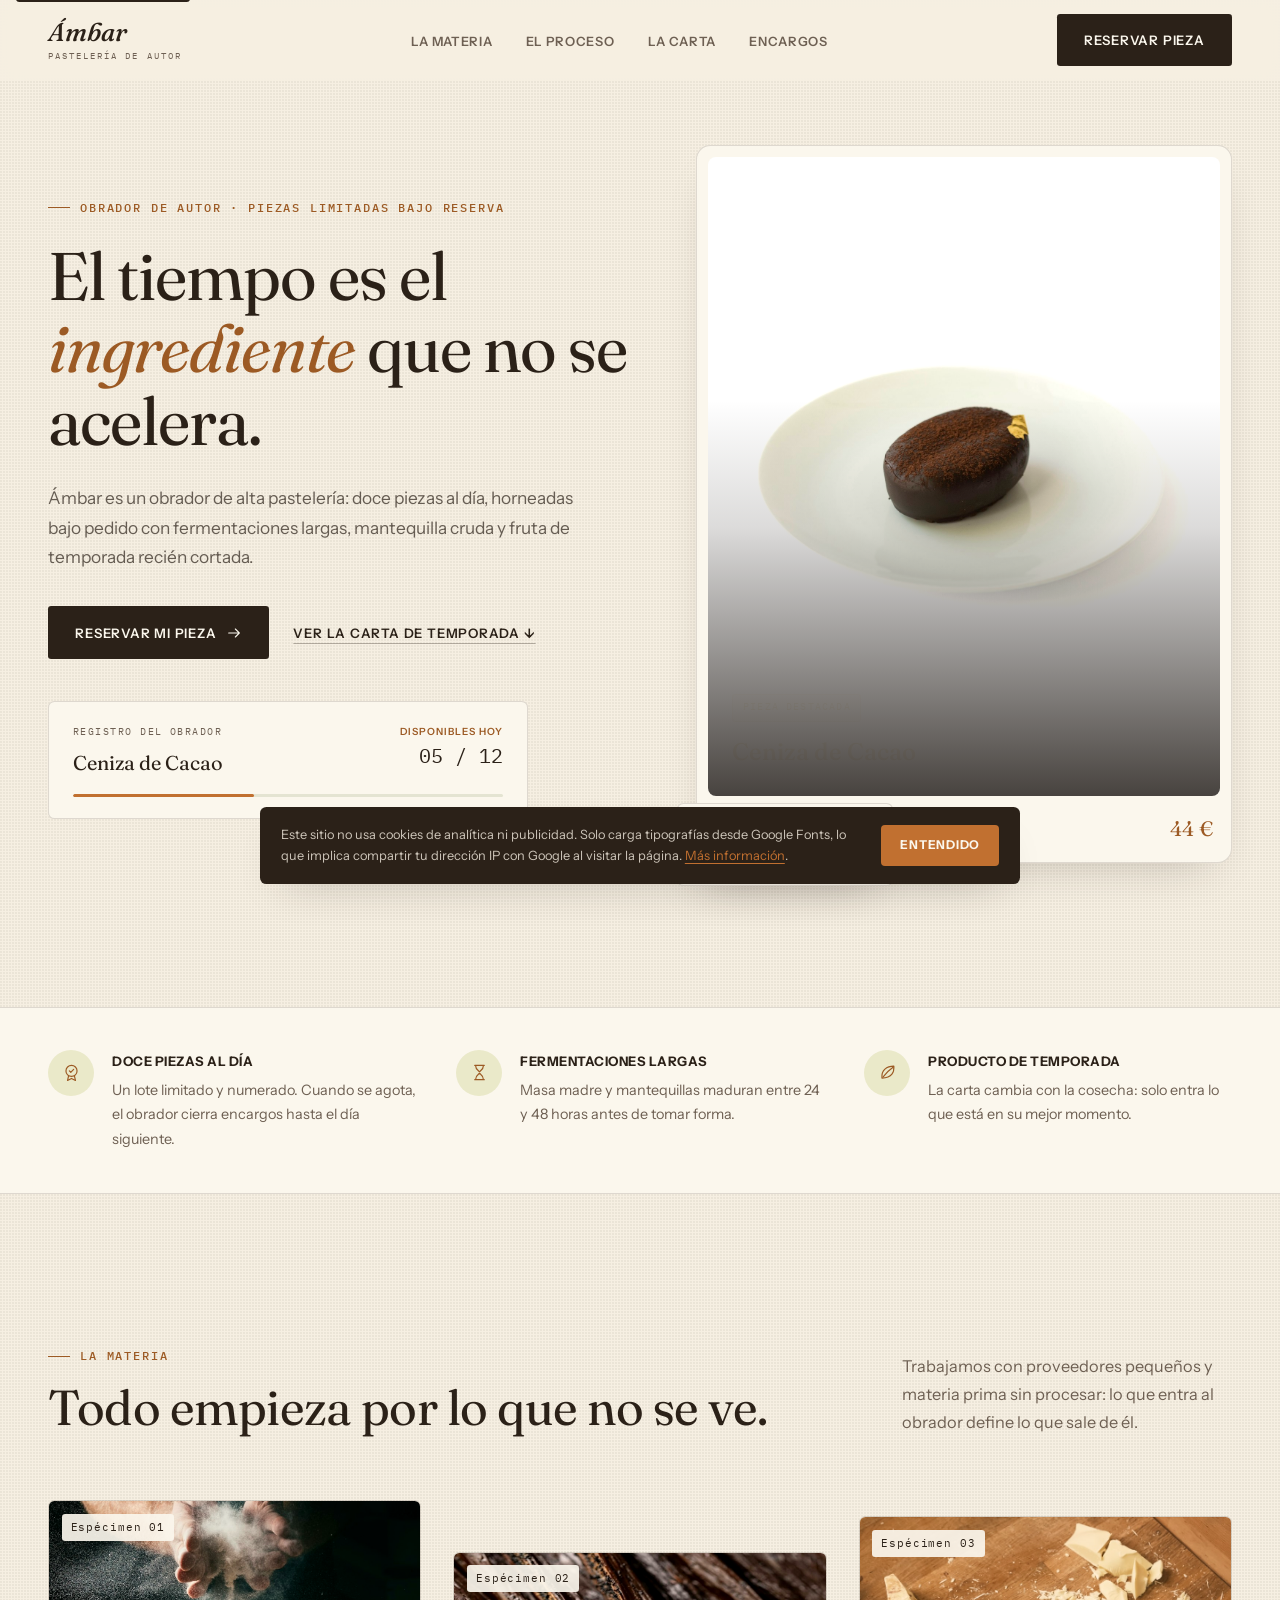
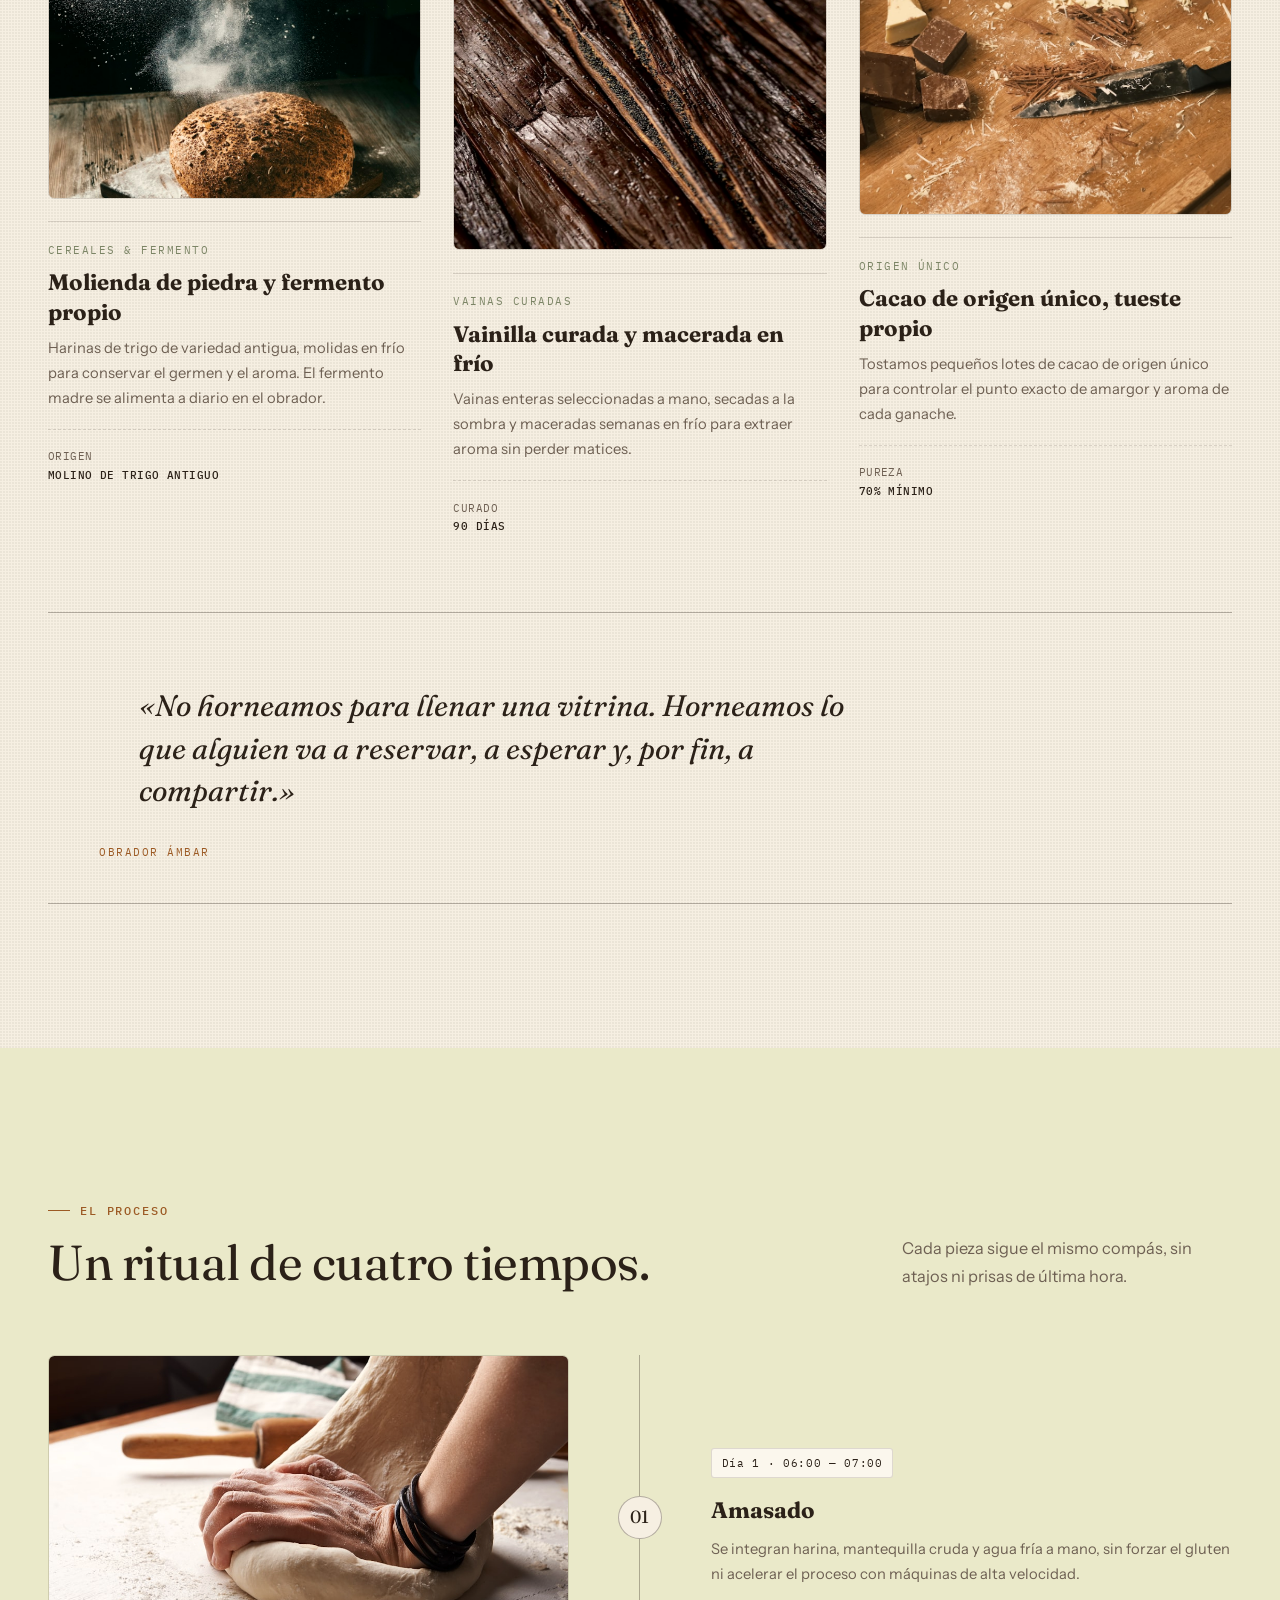
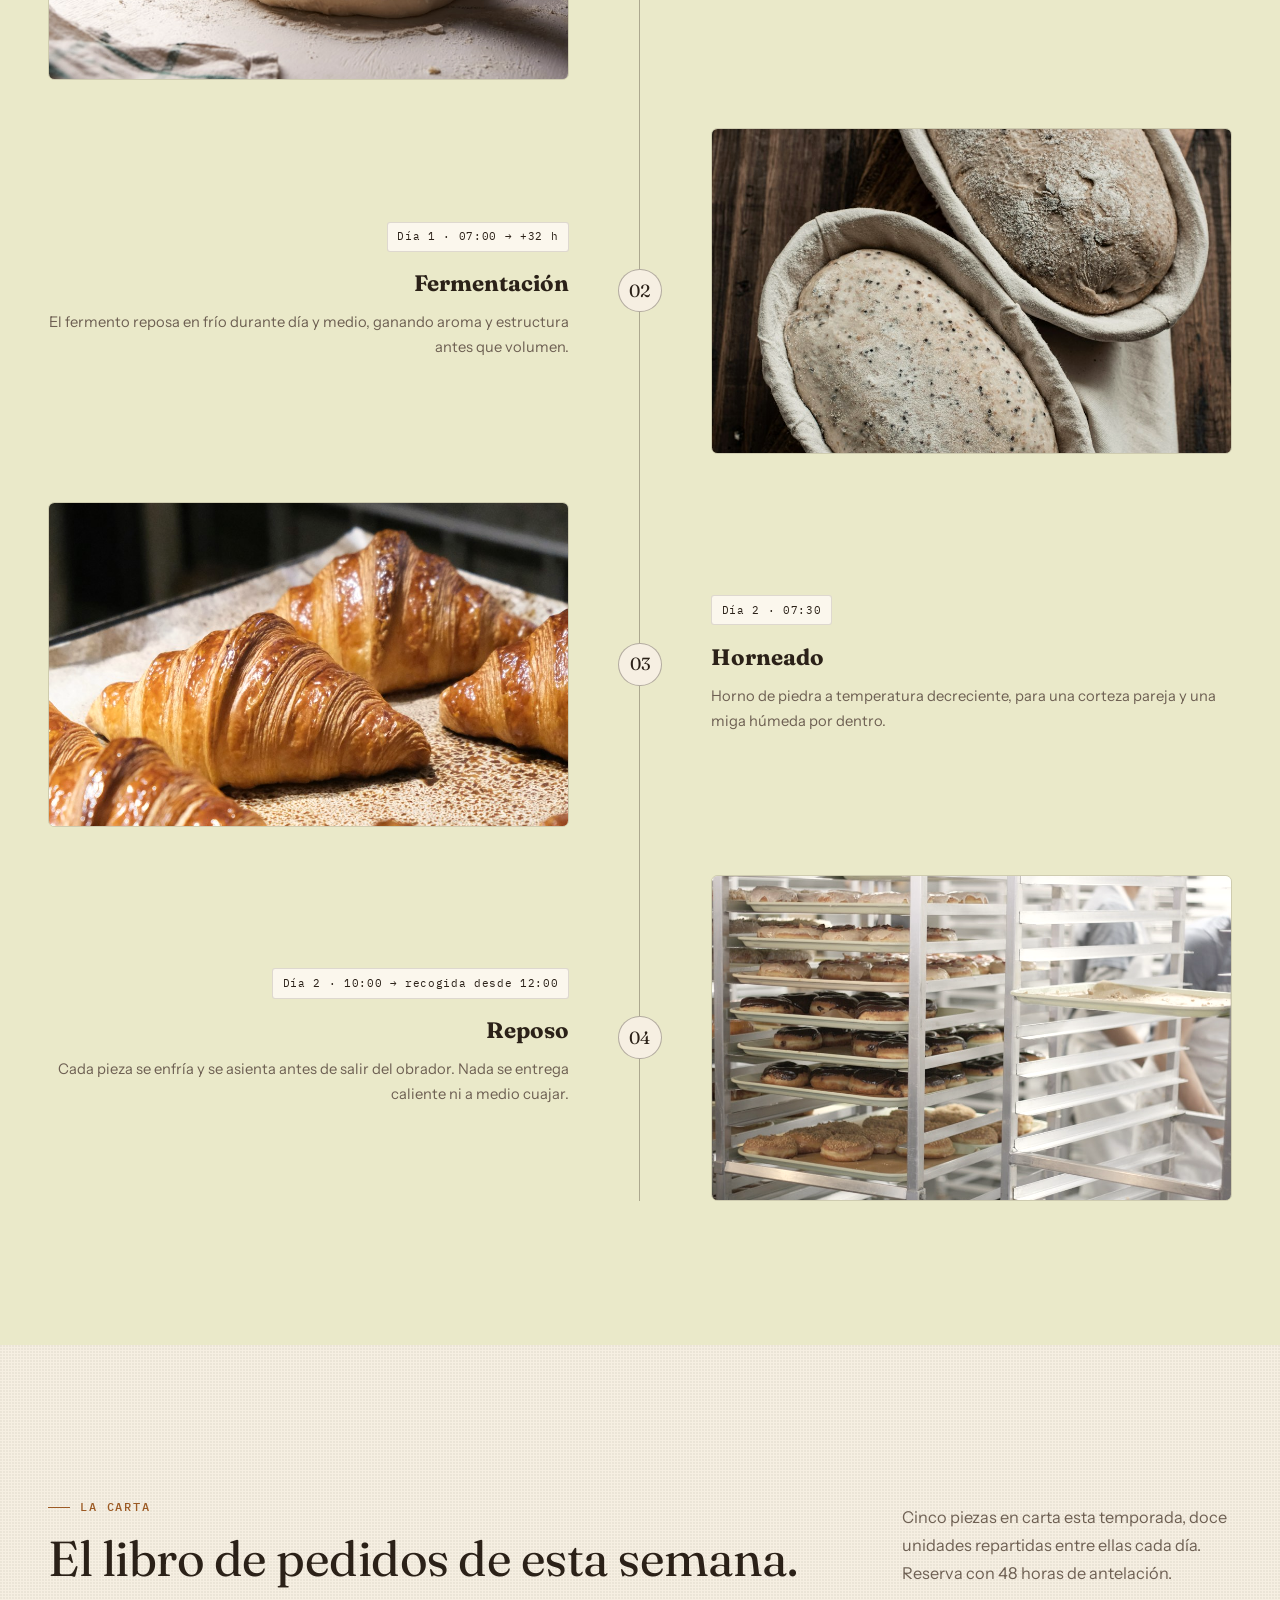
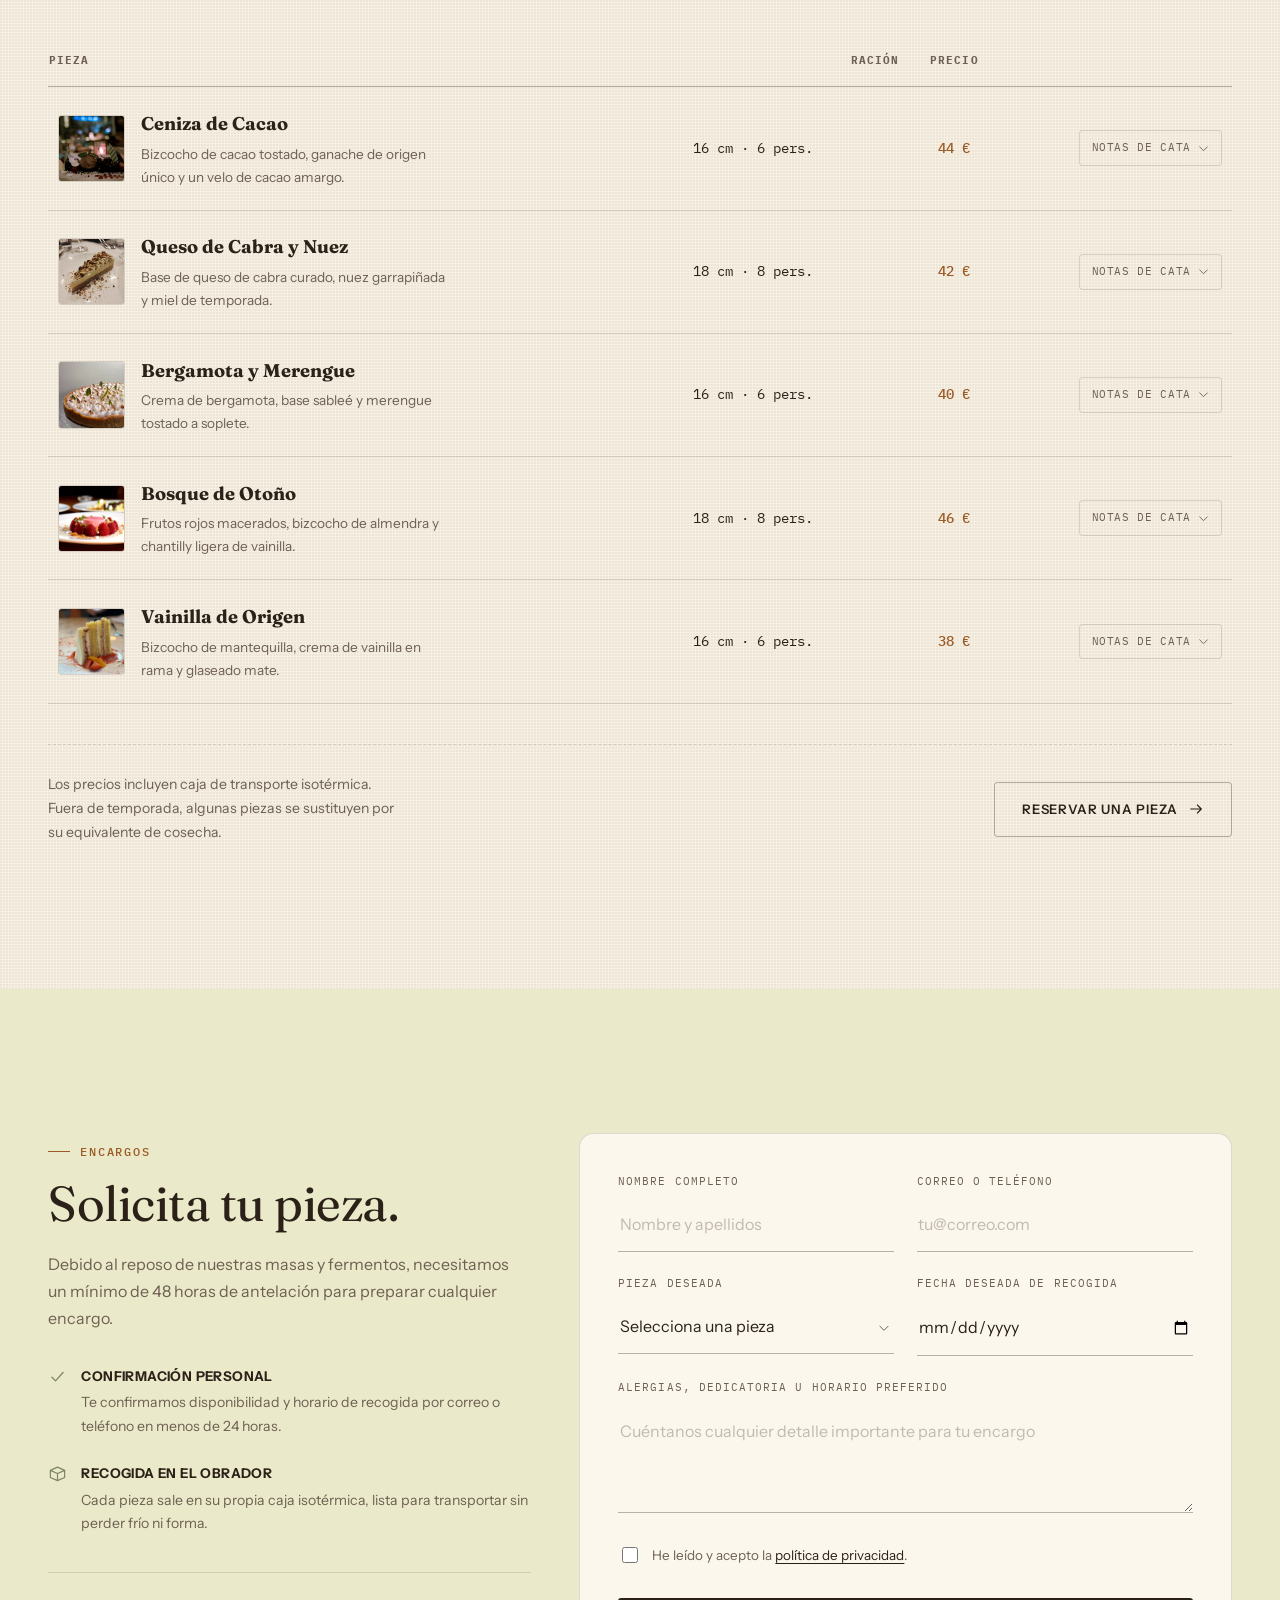
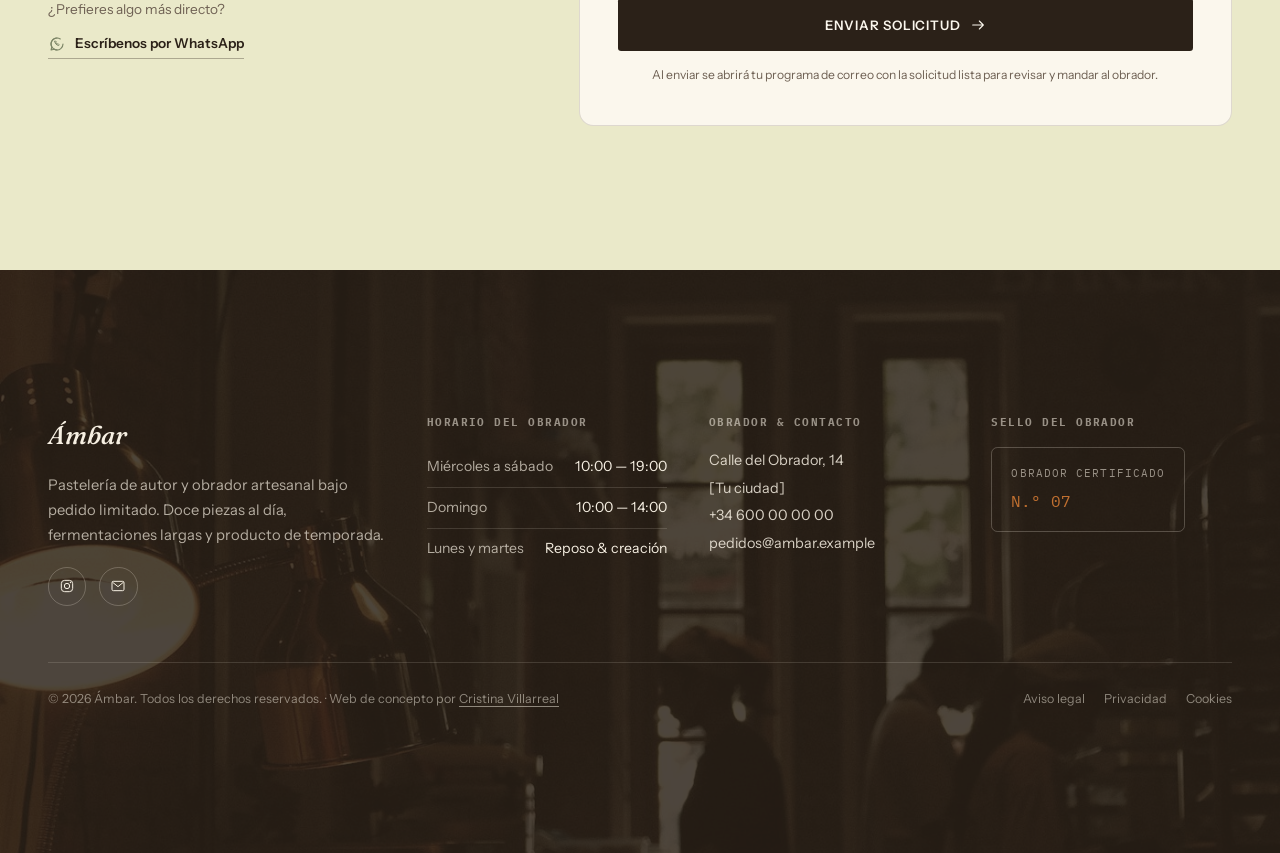
<file: index.html>
<!doctype html>
<html lang="es">
<head>
<meta charset="UTF-8">
<meta name="viewport" content="width=device-width, initial-scale=1.0">
<title>Ámbar — Pastelería de autor y obrador artesanal</title>
<meta name="description" content="Ámbar es un obrador de alta pastelería bajo pedido limitado: doce piezas al día, fermentaciones largas y producto de temporada. Reserva tu pieza con 48 horas de antelación.">
<meta property="og:title" content="Ámbar — Pastelería de autor">
<meta property="og:description" content="Obrador artesanal bajo pedido limitado. Doce piezas al día, fermentaciones largas y producto de temporada.">
<meta property="og:type" content="website">
<meta property="og:image" content="images/hero-pieza.jpg">
<meta name="theme-color" content="#F6EFE2">
<link rel="icon" type="image/svg+xml" href="favicon.svg">

<link rel="preconnect" href="https://fonts.googleapis.com">
<link rel="preconnect" href="https://fonts.gstatic.com" crossorigin>
<link href="https://fonts.googleapis.com/css2?family=Fraunces:ital,opsz,wght@0,9..144,300;0,9..144,400;0,9..144,500;0,9..144,600;1,9..144,400;1,9..144,500&family=Instrument+Sans:ital,wght@0,400;0,500;0,600;0,700;1,400;1,500&family=IBM+Plex+Mono:wght@400;500&display=swap" rel="stylesheet">
<link rel="stylesheet" href="css/style.css">
</head>
<body>
<a class="skip-link" href="#contenido">Saltar al contenido</a>

<!-- Sprite de iconos -->
<svg class="visually-hidden" aria-hidden="true">
  <defs>
    <symbol id="icon-arrow-right" viewBox="0 0 24 24"><path d="M4 12h16M14 6l6 6-6 6" fill="none" stroke="currentColor" stroke-width="1.6" stroke-linecap="round" stroke-linejoin="round"/></symbol>
    <symbol id="icon-menu" viewBox="0 0 24 24"><path d="M3 6h18M3 12h18M3 18h18" fill="none" stroke="currentColor" stroke-width="1.6" stroke-linecap="round"/></symbol>
    <symbol id="icon-close" viewBox="0 0 24 24"><path d="M5 5l14 14M19 5L5 19" fill="none" stroke="currentColor" stroke-width="1.6" stroke-linecap="round"/></symbol>
    <symbol id="icon-leaf" viewBox="0 0 24 24"><path d="M20 4c.6 7-2 15-15 15C4 9 11 4 20 4Z" fill="none" stroke="currentColor" stroke-width="1.5" stroke-linejoin="round"/><path d="M6.5 17.5C10 13 13.5 9.5 19 5.5" fill="none" stroke="currentColor" stroke-width="1.5" stroke-linecap="round"/></symbol>
    <symbol id="icon-hourglass" viewBox="0 0 24 24"><path d="M6 3h12M6 21h12M7 3c0 5 3.5 6.5 5 8 1.5-1.5 5-3 5-8M7 21c0-5 3.5-6.5 5-8 1.5 1.5 5 3 5 8" fill="none" stroke="currentColor" stroke-width="1.5" stroke-linecap="round" stroke-linejoin="round"/></symbol>
    <symbol id="icon-seal" viewBox="0 0 24 24"><circle cx="12" cy="10" r="7" fill="none" stroke="currentColor" stroke-width="1.5"/><path d="M8.5 15.5L7 22l5-2.5L17 22l-1.5-6.5" fill="none" stroke="currentColor" stroke-width="1.5" stroke-linejoin="round"/><path d="M9.3 10l1.8 1.8 3.6-3.8" fill="none" stroke="currentColor" stroke-width="1.5" stroke-linecap="round" stroke-linejoin="round"/></symbol>
    <symbol id="icon-badge" viewBox="0 0 24 24"><circle cx="12" cy="12" r="8.5" fill="none" stroke="currentColor" stroke-width="1.5"/><path d="M8.5 12.3l2.2 2.2 4.3-4.6" fill="none" stroke="currentColor" stroke-width="1.5" stroke-linecap="round" stroke-linejoin="round"/></symbol>
    <symbol id="icon-chevron-down" viewBox="0 0 24 24"><path d="M5 9l7 7 7-7" fill="none" stroke="currentColor" stroke-width="1.7" stroke-linecap="round" stroke-linejoin="round"/></symbol>
    <symbol id="icon-check" viewBox="0 0 24 24"><path d="M5 13l4.5 4.5L19 7" fill="none" stroke="currentColor" stroke-width="1.6" stroke-linecap="round" stroke-linejoin="round"/></symbol>
    <symbol id="icon-box" viewBox="0 0 24 24"><path d="M3 8l9-4 9 4-9 4-9-4Z" fill="none" stroke="currentColor" stroke-width="1.5" stroke-linejoin="round"/><path d="M3 8v9l9 4 9-4V8M12 12v9" fill="none" stroke="currentColor" stroke-width="1.5" stroke-linejoin="round"/></symbol>
    <symbol id="icon-whatsapp" viewBox="0 0 24 24"><path d="M20 12a8 8 0 1 1-3.6-6.7" fill="none" stroke="currentColor" stroke-width="1.5" stroke-linecap="round"/><path d="M12 4a8 8 0 0 0-6.9 12l-1 3.9 4-1a8 8 0 0 0 3.9 1" fill="none" stroke="currentColor" stroke-width="1.5" stroke-linecap="round" stroke-linejoin="round"/><path d="M9 8.7c.2 2.7 2.6 5.1 5.3 5.3.7 0 .7-1 .2-1.5l-1-1-1.2.6c-.6-.3-1.5-1.2-1.8-1.8l.6-1.2-1-1c-.5-.5-1.5-.5-1.5.2" fill="none" stroke="currentColor" stroke-width="1.3" stroke-linecap="round" stroke-linejoin="round"/></symbol>
    <symbol id="icon-instagram" viewBox="0 0 24 24"><rect x="3.5" y="3.5" width="17" height="17" rx="5" fill="none" stroke="currentColor" stroke-width="1.5"/><circle cx="12" cy="12" r="4" fill="none" stroke="currentColor" stroke-width="1.5"/><circle cx="17.2" cy="6.8" r="1" fill="currentColor" stroke="none"/></symbol>
    <symbol id="icon-mail" viewBox="0 0 24 24"><rect x="3" y="5" width="18" height="14" rx="2" fill="none" stroke="currentColor" stroke-width="1.5"/><path d="M4 6.5l8 6.5 8-6.5" fill="none" stroke="currentColor" stroke-width="1.5" stroke-linecap="round" stroke-linejoin="round"/></symbol>
  </defs>
</svg>

<header class="site-header" id="top">
  <div class="wrap">
    <a class="brand" href="#top">
      <span class="brand-mark">Ámbar</span>
      <span class="brand-sub">Pastelería de autor</span>
    </a>

    <nav class="main-nav" aria-label="Navegación principal">
      <ul>
        <li><a href="#materia">La Materia</a></li>
        <li><a href="#proceso">El Proceso</a></li>
        <li><a href="#carta">La Carta</a></li>
        <li><a href="#encargos">Encargos</a></li>
      </ul>
    </nav>

    <div class="header-actions">
      <a class="btn btn-primary" href="#encargos">
        <span>Reservar pieza</span>
      </a>
      <button class="nav-toggle" id="navToggle" aria-expanded="false" aria-controls="mobileNav" aria-label="Abrir menú">
        <svg class="icon-open" aria-hidden="true"><use href="#icon-menu"/></svg>
        <svg class="icon-close" aria-hidden="true"><use href="#icon-close"/></svg>
      </button>
    </div>
  </div>

</header>

<nav class="mobile-nav" id="mobileNav" aria-label="Navegación móvil">
  <ul>
    <li><a href="#materia">La Materia</a></li>
    <li><a href="#proceso">El Proceso</a></li>
    <li><a href="#carta">La Carta</a></li>
    <li><a href="#encargos">Encargos</a></li>
  </ul>
  <a class="btn btn-primary" href="#encargos">
    <span>Reservar pieza</span>
    <svg aria-hidden="true"><use href="#icon-arrow-right"/></svg>
  </a>
</nav>

<main id="contenido">

  <!-- HERO -->
  <section class="hero">
    <div class="wrap">
      <div class="hero-copy">
        <span class="eyebrow">Obrador de autor · Piezas limitadas bajo reserva</span>
        <h1>El tiempo es el <em>ingrediente</em> que no se acelera.</h1>
        <p>Ámbar es un obrador de alta pastelería: doce piezas al día, horneadas bajo pedido con fermentaciones largas, mantequilla cruda y fruta de temporada recién cortada.</p>

        <div class="hero-actions">
          <a class="btn btn-primary" href="#encargos">
            <span>Reservar mi pieza</span>
            <svg aria-hidden="true"><use href="#icon-arrow-right"/></svg>
          </a>
          <a class="btn btn-text" href="#carta">Ver la carta de temporada ↓</a>
        </div>

        <div class="batch-card">
          <div class="batch-card-top">
            <div>
              <span class="label">Registro del obrador</span>
              <p class="piece-name">Ceniza de Cacao</p>
            </div>
            <div class="count">
              <small>Disponibles hoy</small>
              05 / 12
            </div>
          </div>
          <div class="batch-bar"><span style="width:42%"></span></div>
        </div>
      </div>

      <div class="hero-visual reveal">
        <div class="hero-frame">
          <div class="hero-photo">
            <img src="images/hero-pieza.jpg" alt="Pieza de pastelería de autor con acabado en pan de oro, obrador Ámbar" width="1400" height="2097" loading="eager">
            <div class="hero-photo-caption">
              <span class="tag">Pieza destacada</span>
              <h3>Ceniza de Cacao</h3>
            </div>
          </div>
          <div class="hero-caption-row">
            <span class="cert"><svg aria-hidden="true"><use href="#icon-badge"/></svg> Sello de temporada</span>
            <span class="price">44 €</span>
          </div>
        </div>
        <div class="hero-tag">
          <span class="icon"><svg aria-hidden="true"><use href="#icon-hourglass"/></svg></span>
          <p><strong>Fermentación</strong>36 horas de reposo en frío antes de hornear.</p>
        </div>
      </div>
    </div>
  </section>

  <!-- PILARES -->
  <section class="pillars">
    <div class="wrap">
      <div class="pillar reveal">
        <span class="icon"><svg aria-hidden="true"><use href="#icon-seal"/></svg></span>
        <div>
          <h4>Doce piezas al día</h4>
          <p>Un lote limitado y numerado. Cuando se agota, el obrador cierra encargos hasta el día siguiente.</p>
        </div>
      </div>
      <div class="pillar reveal">
        <span class="icon"><svg aria-hidden="true"><use href="#icon-hourglass"/></svg></span>
        <div>
          <h4>Fermentaciones largas</h4>
          <p>Masa madre y mantequillas maduran entre 24 y 48 horas antes de tomar forma.</p>
        </div>
      </div>
      <div class="pillar reveal">
        <span class="icon"><svg aria-hidden="true"><use href="#icon-leaf"/></svg></span>
        <div>
          <h4>Producto de temporada</h4>
          <p>La carta cambia con la cosecha: solo entra lo que está en su mejor momento.</p>
        </div>
      </div>
    </div>
  </section>

  <!-- LA MATERIA -->
  <section id="materia">
    <div class="wrap">
      <div class="section-head reveal">
        <div>
          <span class="eyebrow">La Materia</span>
          <h2 class="display">Todo empieza por lo que no se ve.</h2>
        </div>
        <p class="lede">Trabajamos con proveedores pequeños y materia prima sin procesar: lo que entra al obrador define lo que sale de él.</p>
      </div>

      <div class="specimens">
        <article class="specimen reveal">
          <div class="specimen-photo">
            <img src="images/materia-harina.jpg" alt="Pan artesanal espolvoreado con harina sobre superficie de madera" width="1000" height="1250" loading="lazy">
            <span class="specimen-index">Espécimen 01</span>
          </div>
          <div class="specimen-body">
            <span class="specimen-kicker">Cereales &amp; fermento</span>
            <h3>Molienda de piedra y fermento propio</h3>
            <p>Harinas de trigo de variedad antigua, molidas en frío para conservar el germen y el aroma. El fermento madre se alimenta a diario en el obrador.</p>
            <dl class="specimen-meta">
              <div><dt>Origen</dt><dd>Molino de trigo antiguo</dd></div>
            </dl>
          </div>
        </article>

        <article class="specimen reveal">
          <div class="specimen-photo">
            <img src="images/materia-vainilla.jpg" alt="Vainas de vainilla oscuras con semillas visibles" width="1000" height="1001" loading="lazy">
            <span class="specimen-index">Espécimen 02</span>
          </div>
          <div class="specimen-body">
            <span class="specimen-kicker">Vainas curadas</span>
            <h3>Vainilla curada y macerada en frío</h3>
            <p>Vainas enteras seleccionadas a mano, secadas a la sombra y maceradas semanas en frío para extraer aroma sin perder matices.</p>
            <dl class="specimen-meta">
              <div><dt>Curado</dt><dd>90 días</dd></div>
            </dl>
          </div>
        </article>

        <article class="specimen reveal">
          <div class="specimen-photo">
            <img src="images/materia-cacao.jpg" alt="Trozos de chocolate negro artesanal sobre tabla de cortar" width="1000" height="667" loading="lazy">
            <span class="specimen-index">Espécimen 03</span>
          </div>
          <div class="specimen-body">
            <span class="specimen-kicker">Origen único</span>
            <h3>Cacao de origen único, tueste propio</h3>
            <p>Tostamos pequeños lotes de cacao de origen único para controlar el punto exacto de amargor y aroma de cada ganache.</p>
            <dl class="specimen-meta">
              <div><dt>Pureza</dt><dd>70% mínimo</dd></div>
            </dl>
          </div>
        </article>
      </div>

      <div class="materia-quote reveal">
        <blockquote>
          «No horneamos para llenar una vitrina. Horneamos lo que alguien va a reservar, a esperar y, por fin, a compartir.»
        </blockquote>
        <cite>Obrador Ámbar</cite>
      </div>
    </div>
  </section>

  <!-- EL PROCESO -->
  <section id="proceso" class="section-alt">
    <div class="wrap">
      <div class="section-head reveal">
        <div>
          <span class="eyebrow">El Proceso</span>
          <h2 class="display">Un ritual de cuatro tiempos.</h2>
        </div>
        <p class="lede">Cada pieza sigue el mismo compás, sin atajos ni prisas de última hora.</p>
      </div>

      <div class="ritual">
        <div class="ritual-step reveal">
          <div class="ritual-photo-col ritual-photo">
            <img src="images/proceso-amasado.jpg" alt="Manos amasando masa artesanal junto a un rodillo de madera" width="1000" height="667" loading="lazy">
          </div>
          <span class="ritual-step-index">01</span>
          <div class="ritual-text-col">
            <span class="ritual-time">Día 1 · 06:00 — 07:00</span>
            <h3>Amasado</h3>
            <p>Se integran harina, mantequilla cruda y agua fría a mano, sin forzar el gluten ni acelerar el proceso con máquinas de alta velocidad.</p>
          </div>
        </div>

        <div class="ritual-step reveal">
          <div class="ritual-photo-col ritual-photo">
            <img src="images/proceso-fermentacion.jpg" alt="Panes en cestas de fermentación de mimbre" width="1000" height="1499" loading="lazy">
          </div>
          <span class="ritual-step-index">02</span>
          <div class="ritual-text-col">
            <span class="ritual-time">Día 1 · 07:00 → +32 h</span>
            <h3>Fermentación</h3>
            <p>El fermento reposa en frío durante día y medio, ganando aroma y estructura antes que volumen.</p>
          </div>
        </div>

        <div class="ritual-step reveal">
          <div class="ritual-photo-col ritual-photo">
            <img src="images/proceso-horneado.jpg" alt="Croissants recién horneados sobre una bandeja" width="1000" height="1777" loading="lazy">
          </div>
          <span class="ritual-step-index">03</span>
          <div class="ritual-text-col">
            <span class="ritual-time">Día 2 · 07:30</span>
            <h3>Horneado</h3>
            <p>Horno de piedra a temperatura decreciente, para una corteza pareja y una miga húmeda por dentro.</p>
          </div>
        </div>

        <div class="ritual-step reveal">
          <div class="ritual-photo-col ritual-photo">
            <img src="images/proceso-reposo.jpg" alt="Pastelería enfriándose sobre una rejilla metálica" width="1000" height="667" loading="lazy">
          </div>
          <span class="ritual-step-index">04</span>
          <div class="ritual-text-col">
            <span class="ritual-time">Día 2 · 10:00 → recogida desde 12:00</span>
            <h3>Reposo</h3>
            <p>Cada pieza se enfría y se asienta antes de salir del obrador. Nada se entrega caliente ni a medio cuajar.</p>
          </div>
        </div>
      </div>
    </div>
  </section>

  <!-- LA CARTA -->
  <section id="carta">
    <div class="wrap">
      <div class="section-head reveal">
        <div>
          <span class="eyebrow">La Carta</span>
          <h2 class="display">El libro de pedidos de esta semana.</h2>
        </div>
        <p class="lede">Cinco piezas en carta esta temporada, doce unidades repartidas entre ellas cada día. Reserva con 48 horas de antelación.</p>
      </div>

      <div style="overflow-x:auto;">
      <table class="carta-table reveal">
        <thead>
          <tr>
            <th>Pieza</th>
            <th class="num">Ración</th>
            <th class="num">Precio</th>
            <th class="num"><span class="visually-hidden">Notas de cata</span></th>
          </tr>
        </thead>
        <tbody>

          <tr class="carta-row">
            <td>
              <div class="piece-cell">
                <span class="piece-thumb"><img src="images/carta-cacao.jpg" alt="" width="900" height="1350" loading="lazy"></span>
                <div>
                  <h3>Ceniza de Cacao</h3>
                  <p class="piece-desc">Bizcocho de cacao tostado, ganache de origen único y un velo de cacao amargo.</p>
                </div>
              </div>
            </td>
            <td class="col-ration">16 cm · 6 pers.</td>
            <td class="col-price">44 €</td>
            <td class="col-toggle">
              <button class="notes-toggle" aria-expanded="false" aria-controls="notes-1">
                <span>Notas de cata</span>
                <svg aria-hidden="true"><use href="#icon-chevron-down"/></svg>
              </button>
            </td>
          </tr>
          <tr class="notes-row" id="notes-1" hidden>
            <td colspan="4">
              <div class="notes-inner"><div class="notes-content"><div class="notes-content-pad">
                <span class="piece-desc-mobile">Bizcocho de cacao tostado, ganache de origen único y un velo de cacao amargo.</span>
                <span class="notes-label">Notas de cata</span>
                <p class="notes-text">Amargor limpio con final ahumado; recuerda al café de tueste oscuro y a la piel de naranja.</p>
                <p class="pairing"><strong>Maridaje sugerido:</strong> vino dulce oxidativo o café solo.</p>
              </div></div></div>
            </td>
          </tr>

          <tr class="carta-row">
            <td>
              <div class="piece-cell">
                <span class="piece-thumb"><img src="images/carta-queso.jpg" alt="" width="900" height="1200" loading="lazy"></span>
                <div>
                  <h3>Queso de Cabra y Nuez</h3>
                  <p class="piece-desc">Base de queso de cabra curado, nuez garrapiñada y miel de temporada.</p>
                </div>
              </div>
            </td>
            <td class="col-ration">18 cm · 8 pers.</td>
            <td class="col-price">42 €</td>
            <td class="col-toggle">
              <button class="notes-toggle" aria-expanded="false" aria-controls="notes-2">
                <span>Notas de cata</span>
                <svg aria-hidden="true"><use href="#icon-chevron-down"/></svg>
              </button>
            </td>
          </tr>
          <tr class="notes-row" id="notes-2" hidden>
            <td colspan="4">
              <div class="notes-inner"><div class="notes-content"><div class="notes-content-pad">
                <span class="piece-desc-mobile">Base de queso de cabra curado, nuez garrapiñada y miel de temporada.</span>
                <span class="notes-label">Notas de cata</span>
                <p class="notes-text">Cremoso con un punto ácido muy suave y un final tostado a nuez caramelizada.</p>
                <p class="pairing"><strong>Maridaje sugerido:</strong> vino generoso o un oporto joven.</p>
              </div></div></div>
            </td>
          </tr>

          <tr class="carta-row">
            <td>
              <div class="piece-cell">
                <span class="piece-thumb"><img src="images/carta-bergamota.jpg" alt="" width="900" height="1200" loading="lazy"></span>
                <div>
                  <h3>Bergamota y Merengue</h3>
                  <p class="piece-desc">Crema de bergamota, base sableé y merengue tostado a soplete.</p>
                </div>
              </div>
            </td>
            <td class="col-ration">16 cm · 6 pers.</td>
            <td class="col-price">40 €</td>
            <td class="col-toggle">
              <button class="notes-toggle" aria-expanded="false" aria-controls="notes-3">
                <span>Notas de cata</span>
                <svg aria-hidden="true"><use href="#icon-chevron-down"/></svg>
              </button>
            </td>
          </tr>
          <tr class="notes-row" id="notes-3" hidden>
            <td colspan="4">
              <div class="notes-inner"><div class="notes-content"><div class="notes-content-pad">
                <span class="piece-desc-mobile">Crema de bergamota, base sableé y merengue tostado a soplete.</span>
                <span class="notes-label">Notas de cata</span>
                <p class="notes-text">Cítrico y floral, con una acidez viva y un ligero recuerdo ahumado del merengue tostado.</p>
                <p class="pairing"><strong>Maridaje sugerido:</strong> té blanco o un cava brut nature.</p>
              </div></div></div>
            </td>
          </tr>

          <tr class="carta-row">
            <td>
              <div class="piece-cell">
                <span class="piece-thumb"><img src="images/carta-bosque.jpg" alt="" width="900" height="600" loading="lazy"></span>
                <div>
                  <h3>Bosque de Otoño</h3>
                  <p class="piece-desc">Frutos rojos macerados, bizcocho de almendra y chantilly ligera de vainilla.</p>
                </div>
              </div>
            </td>
            <td class="col-ration">18 cm · 8 pers.</td>
            <td class="col-price">46 €</td>
            <td class="col-toggle">
              <button class="notes-toggle" aria-expanded="false" aria-controls="notes-4">
                <span>Notas de cata</span>
                <svg aria-hidden="true"><use href="#icon-chevron-down"/></svg>
              </button>
            </td>
          </tr>
          <tr class="notes-row" id="notes-4" hidden>
            <td colspan="4">
              <div class="notes-inner"><div class="notes-content"><div class="notes-content-pad">
                <span class="piece-desc-mobile">Frutos rojos macerados, bizcocho de almendra y chantilly ligera de vainilla.</span>
                <span class="notes-label">Notas de cata</span>
                <p class="notes-text">Fruta fresca y ácida sobre una textura aireada, con un fondo suave de vainilla.</p>
                <p class="pairing"><strong>Maridaje sugerido:</strong> espumoso rosado bien frío.</p>
              </div></div></div>
            </td>
          </tr>

          <tr class="carta-row">
            <td>
              <div class="piece-cell">
                <span class="piece-thumb"><img src="images/carta-vainilla.jpg" alt="" width="900" height="675" loading="lazy"></span>
                <div>
                  <h3>Vainilla de Origen</h3>
                  <p class="piece-desc">Bizcocho de mantequilla, crema de vainilla en rama y glaseado mate.</p>
                </div>
              </div>
            </td>
            <td class="col-ration">16 cm · 6 pers.</td>
            <td class="col-price">38 €</td>
            <td class="col-toggle">
              <button class="notes-toggle" aria-expanded="false" aria-controls="notes-5">
                <span>Notas de cata</span>
                <svg aria-hidden="true"><use href="#icon-chevron-down"/></svg>
              </button>
            </td>
          </tr>
          <tr class="notes-row" id="notes-5" hidden>
            <td colspan="4">
              <div class="notes-inner"><div class="notes-content"><div class="notes-content-pad">
                <span class="piece-desc-mobile">Bizcocho de mantequilla, crema de vainilla en rama y glaseado mate.</span>
                <span class="notes-label">Notas de cata</span>
                <p class="notes-text">Dulzor contenido y un aroma profundo a vainilla natural, con una miga muy húmeda.</p>
                <p class="pairing"><strong>Maridaje sugerido:</strong> café con leche o un vino blanco dulce.</p>
              </div></div></div>
            </td>
          </tr>

        </tbody>
      </table>
      </div>

      <div class="carta-foot reveal">
        <p>Los precios incluyen caja de transporte isotérmica. Fuera de temporada, algunas piezas se sustituyen por su equivalente de cosecha.</p>
        <a class="btn btn-ghost" href="#encargos">
          <span>Reservar una pieza</span>
          <svg aria-hidden="true"><use href="#icon-arrow-right"/></svg>
        </a>
      </div>
    </div>
  </section>

  <!-- ENCARGOS -->
  <section id="encargos" class="section-alt">
    <div class="wrap order-grid">
      <div class="order-info reveal">
        <span class="eyebrow">Encargos</span>
        <h2 class="display">Solicita tu pieza.</h2>
        <p>Debido al reposo de nuestras masas y fermentos, necesitamos un mínimo de 48 horas de antelación para preparar cualquier encargo.</p>

        <div class="order-points">
          <div class="order-point">
            <svg aria-hidden="true"><use href="#icon-check"/></svg>
            <div>
              <strong>Confirmación personal</strong>
              <p>Te confirmamos disponibilidad y horario de recogida por correo o teléfono en menos de 24 horas.</p>
            </div>
          </div>
          <div class="order-point">
            <svg aria-hidden="true"><use href="#icon-box"/></svg>
            <div>
              <strong>Recogida en el obrador</strong>
              <p>Cada pieza sale en su propia caja isotérmica, lista para transportar sin perder frío ni forma.</p>
            </div>
          </div>
        </div>

        <div class="order-alt">
          <p>¿Prefieres algo más directo?</p>
          <a class="whatsapp-link" href="https://wa.me/34600000000?text=Hola%2C%20quiero%20reservar%20una%20pieza%20de%20Ámbar" target="_blank" rel="noopener">
            <svg aria-hidden="true"><use href="#icon-whatsapp"/></svg>
            Escríbenos por WhatsApp
          </a>
        </div>
      </div>

      <form class="order-form reveal" id="orderForm" novalidate>
        <div class="form-grid">
          <div class="form-row-2">
            <div class="field">
              <label for="f-nombre">Nombre completo</label>
              <input type="text" id="f-nombre" name="nombre" placeholder="Nombre y apellidos" autocomplete="name" required>
            </div>
            <div class="field">
              <label for="f-contacto">Correo o teléfono</label>
              <input type="text" id="f-contacto" name="contacto" placeholder="tu@correo.com" autocomplete="email" required>
            </div>
          </div>

          <div class="form-row-2">
            <div class="field">
              <label for="f-pieza">Pieza deseada</label>
              <div class="select-wrap">
                <select id="f-pieza" name="pieza" required>
                  <option value="">Selecciona una pieza</option>
                  <option>Ceniza de Cacao — 44 €</option>
                  <option>Queso de Cabra y Nuez — 42 €</option>
                  <option>Bergamota y Merengue — 40 €</option>
                  <option>Bosque de Otoño — 46 €</option>
                  <option>Vainilla de Origen — 38 €</option>
                  <option>Aún no lo sé, quiero que me asesoren</option>
                </select>
                <svg aria-hidden="true"><use href="#icon-chevron-down"/></svg>
              </div>
            </div>
            <div class="field">
              <label for="f-fecha">Fecha deseada de recogida</label>
              <input type="date" id="f-fecha" name="fecha" required>
            </div>
          </div>

          <div class="field">
            <label for="f-mensaje">Alergias, dedicatoria u horario preferido</label>
            <textarea id="f-mensaje" name="mensaje" rows="3" placeholder="Cuéntanos cualquier detalle importante para tu encargo"></textarea>
          </div>

          <label class="field-checkbox">
            <input type="checkbox" id="f-privacidad" name="privacidad" required>
            <span>He leído y acepto la <a href="legal.html#privacidad" target="_blank" rel="noopener">política de privacidad</a>.</span>
          </label>

          <div class="form-submit">
            <button class="btn btn-primary" type="submit">
              <span>Enviar solicitud</span>
              <svg aria-hidden="true"><use href="#icon-arrow-right"/></svg>
            </button>
            <p class="form-fineprint">Al enviar se abrirá tu programa de correo con la solicitud lista para revisar y mandar al obrador.</p>
          </div>
        </div>
      </form>
    </div>
  </section>

</main>

<footer class="site-footer">
  <div class="footer-photo"><img src="images/footer-obrador.jpg" alt="" loading="lazy"></div>
  <div class="wrap footer-inner">
    <div class="footer-grid">
      <div class="footer-brand">
        <span class="brand-mark">Ámbar</span>
        <p>Pastelería de autor y obrador artesanal bajo pedido limitado. Doce piezas al día, fermentaciones largas y producto de temporada.</p>
        <div class="footer-social">
          <a href="#" aria-label="Ámbar en Instagram"><svg aria-hidden="true"><use href="#icon-instagram"/></svg></a>
          <a href="mailto:pedidos@ambar.example" aria-label="Escribir a Ámbar por correo"><svg aria-hidden="true"><use href="#icon-mail"/></svg></a>
        </div>
      </div>

      <div class="footer-col">
        <h4>Horario del obrador</h4>
        <div class="hours-row"><span>Miércoles a sábado</span><span>10:00 — 19:00</span></div>
        <div class="hours-row"><span>Domingo</span><span>10:00 — 14:00</span></div>
        <div class="hours-row"><span>Lunes y martes</span><span>Reposo &amp; creación</span></div>
      </div>

      <div class="footer-col">
        <h4>Obrador &amp; contacto</h4>
        <address>
          Calle del Obrador, 14<br>
          [Tu ciudad]<br>
          <a href="tel:+34600000000">+34 600 00 00 00</a><br>
          <a href="mailto:pedidos@ambar.example">pedidos@ambar.example</a>
        </address>
      </div>

      <div class="footer-col">
        <h4>Sello del obrador</h4>
        <div class="footer-seal">
          <span class="stamp">Obrador certificado</span>
          <span class="lote">N.º 07</span>
        </div>
      </div>
    </div>

    <div class="footer-bottom">
      <span>© <span id="year">2026</span> Ámbar. Todos los derechos reservados. · Web de concepto por <a href="https://www.crisvillarreal.com/" style="color:inherit;text-decoration:underline;text-underline-offset:3px">Cristina Villarreal</a></span>
      <span class="footer-legal-links">
        <a href="legal.html#aviso-legal">Aviso legal</a>
        <a href="legal.html#privacidad">Privacidad</a>
        <a href="legal.html#cookies">Cookies</a>
      </span>
    </div>
  </div>
</footer>

<div class="cookie-notice" id="cookieNotice" hidden>
  <div class="wrap cookie-notice-inner">
    <p>Este sitio no usa cookies de analítica ni publicidad. Solo carga tipografías desde Google Fonts, lo que implica compartir tu dirección IP con Google al visitar la página. <a href="legal.html#cookies">Más información</a>.</p>
    <button class="cookie-notice-btn" id="cookieAccept" type="button">Entendido</button>
  </div>
</div>

<script src="js/main.js"></script>
</body>
</html>
</file>
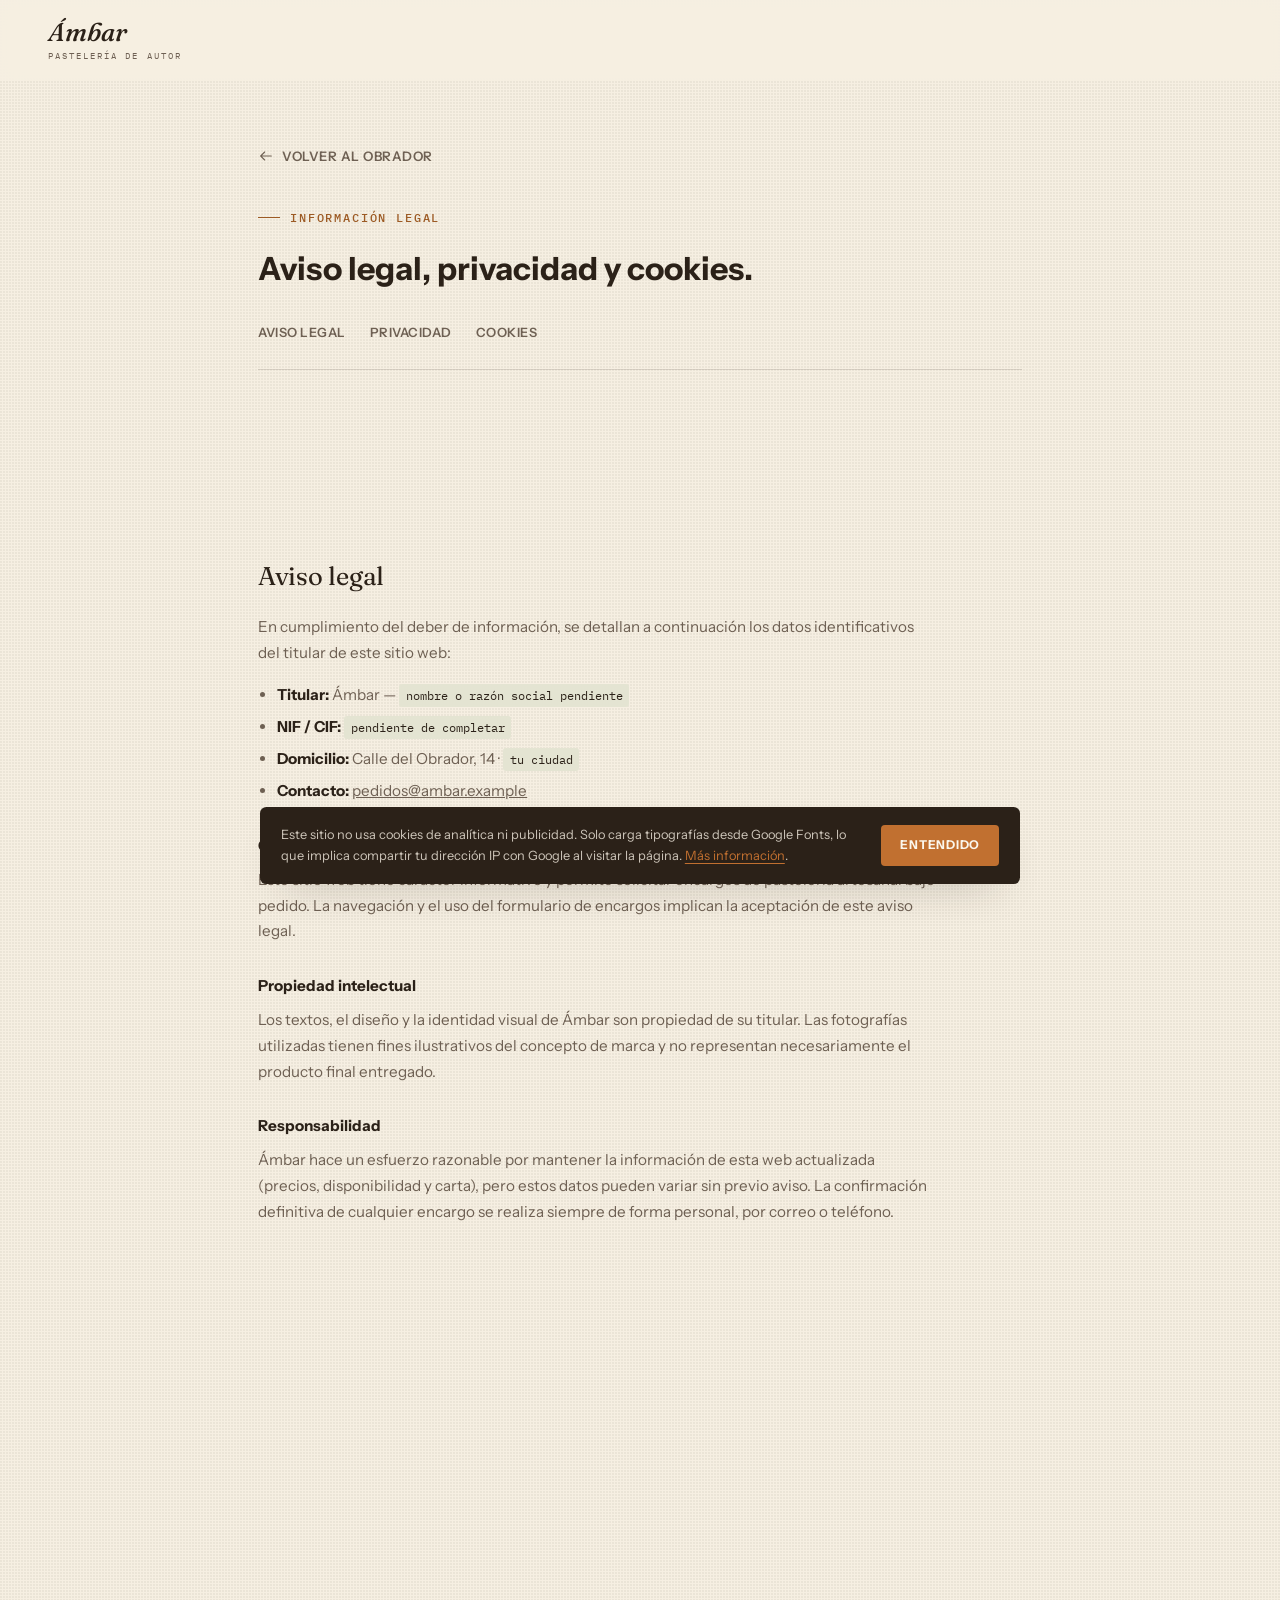
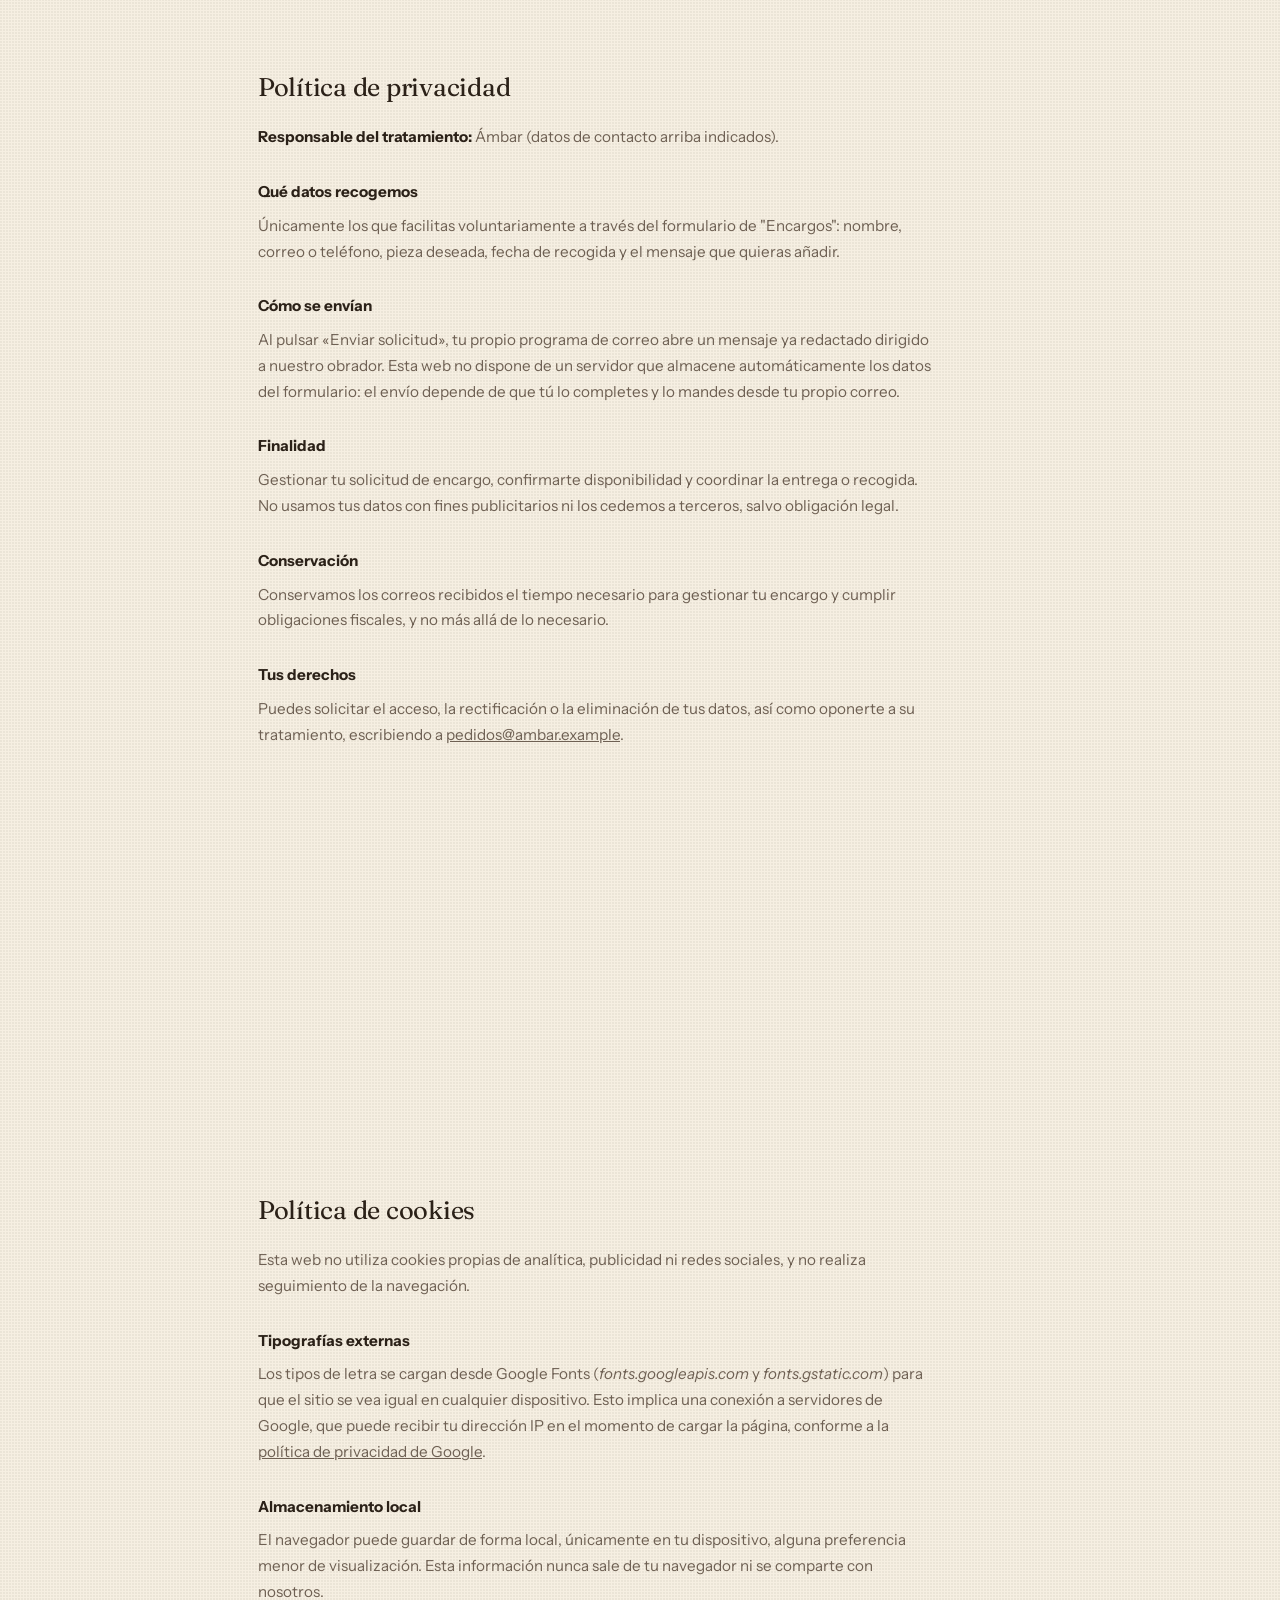
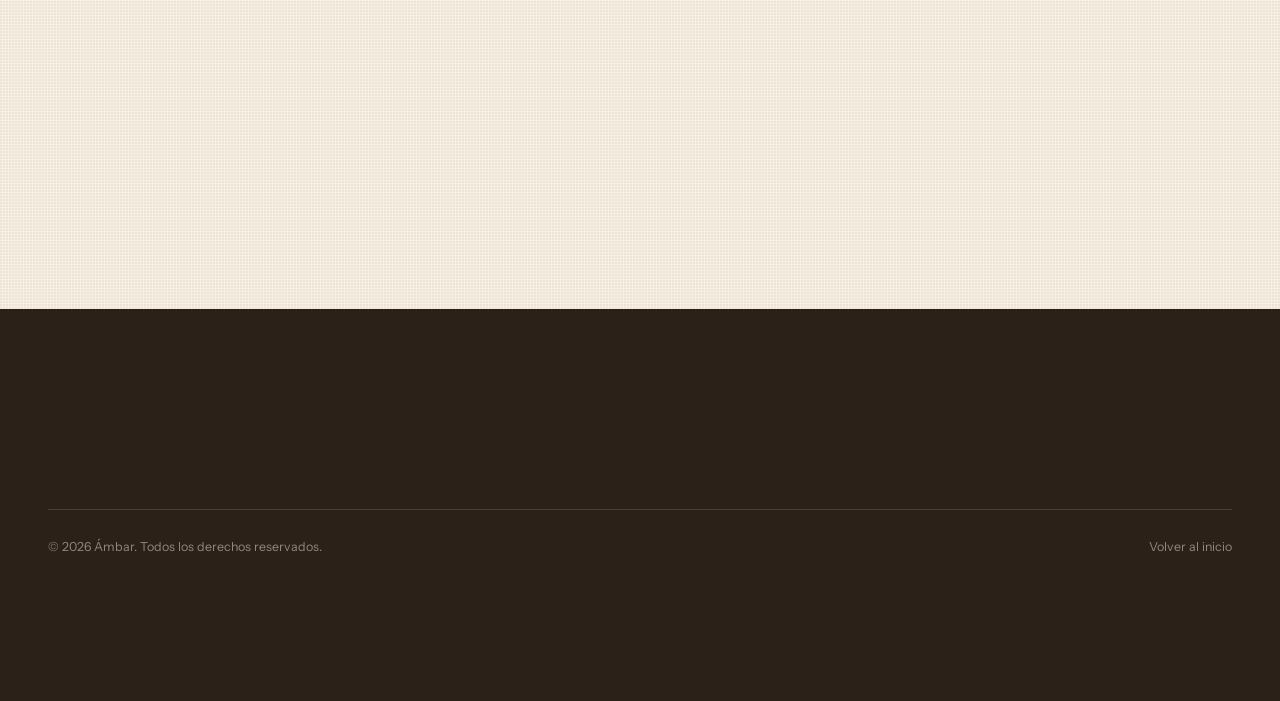
<file: legal.html>
<!doctype html>
<html lang="es">
<head>
<meta charset="UTF-8">
<meta name="viewport" content="width=device-width, initial-scale=1.0">
<title>Aviso legal y privacidad — Ámbar</title>
<meta name="description" content="Aviso legal, política de privacidad y cookies de Ámbar, obrador de pastelería de autor.">
<meta name="robots" content="noindex">
<meta name="theme-color" content="#F6EFE2">
<link rel="icon" type="image/svg+xml" href="favicon.svg">

<link rel="preconnect" href="https://fonts.googleapis.com">
<link rel="preconnect" href="https://fonts.gstatic.com" crossorigin>
<link href="https://fonts.googleapis.com/css2?family=Fraunces:ital,opsz,wght@0,9..144,300;0,9..144,400;0,9..144,500;0,9..144,600;1,9..144,400;1,9..144,500&family=Instrument+Sans:ital,wght@0,400;0,500;0,600;0,700;1,400;1,500&family=IBM+Plex+Mono:wght@400;500&display=swap" rel="stylesheet">
<link rel="stylesheet" href="css/style.css">
<style>
  .legal-main{ padding-block: clamp(2.5rem, 5vw, 4.5rem) var(--section-space); }
  .legal-main .wrap{ max-width: 860px; }
  .legal-nav{ display: flex; flex-wrap: wrap; gap: .5rem 1.5rem; margin: 1.6rem 0 3rem; padding-bottom: 1.6rem; border-bottom: 1px solid var(--line); }
  .legal-nav a{ font-size: .8rem; font-weight: 600; letter-spacing: .04em; text-transform: uppercase; text-decoration: none; color: var(--ash); }
  .legal-nav a:hover{ color: var(--amber-dark); }
  .legal-block{ margin-top: var(--section-space); scroll-margin-top: 6rem; }
  .legal-block:first-of-type{ margin-top: 0; }
  .legal-block h2{ margin-bottom: 1.4rem; }
  .legal-block h3{ font-family: var(--font-body); font-size: .95rem; font-weight: 700; margin: 1.8rem 0 .5rem; color: var(--ink); }
  .legal-block p{ color: var(--ash); font-size: .95rem; margin-bottom: 1rem; max-width: 68ch; }
  .legal-block ul{ margin: 0 0 1rem; padding-left: 1.2rem; list-style: disc; color: var(--ash); font-size: .95rem; }
  .legal-block li{ margin-bottom: .4rem; }
  .legal-block strong{ color: var(--ink); }
  .legal-placeholder{
    display: inline-block;
    padding: .05rem .4rem;
    background: var(--sage-dim);
    color: var(--ink);
    border-radius: .2rem;
    font-family: var(--font-mono);
    font-size: .82em;
  }
  .back-link{ display: flex; width: fit-content; align-items: center; gap: .5rem; margin-bottom: 2rem; font-size: .82rem; font-weight: 600; letter-spacing: .04em; text-transform: uppercase; text-decoration: none; color: var(--ash); }
  .back-link:hover{ color: var(--ink); }
  .back-link svg{ width: 16px; height: 16px; transform: scaleX(-1); }
</style>
</head>
<body>

<svg class="visually-hidden" aria-hidden="true">
  <defs>
    <symbol id="icon-arrow-right" viewBox="0 0 24 24"><path d="M4 12h16M14 6l6 6-6 6" fill="none" stroke="currentColor" stroke-width="1.6" stroke-linecap="round" stroke-linejoin="round"/></symbol>
  </defs>
</svg>

<header class="site-header">
  <div class="wrap">
    <a class="brand" href="index.html">
      <span class="brand-mark">Ámbar</span>
      <span class="brand-sub">Pastelería de autor</span>
    </a>
  </div>
</header>

<main class="legal-main">
  <div class="wrap">
    <a class="back-link" href="index.html"><svg aria-hidden="true"><use href="#icon-arrow-right"/></svg> Volver al obrador</a>

    <span class="eyebrow">Información legal</span>
    <h1 class="display" style="margin-top:.9rem;">Aviso legal, privacidad y cookies.</h1>

    <nav class="legal-nav" aria-label="Secciones legales">
      <a href="#aviso-legal">Aviso legal</a>
      <a href="#privacidad">Privacidad</a>
      <a href="#cookies">Cookies</a>
    </nav>

    <section class="legal-block" id="aviso-legal">
      <h2 class="display" style="font-size:1.6rem;">Aviso legal</h2>
      <p>En cumplimiento del deber de información, se detallan a continuación los datos identificativos del titular de este sitio web:</p>
      <ul>
        <li><strong>Titular:</strong> Ámbar — <span class="legal-placeholder">nombre o razón social pendiente</span></li>
        <li><strong>NIF / CIF:</strong> <span class="legal-placeholder">pendiente de completar</span></li>
        <li><strong>Domicilio:</strong> Calle del Obrador, 14 · <span class="legal-placeholder">tu ciudad</span></li>
        <li><strong>Contacto:</strong> <a href="mailto:pedidos@ambar.example">pedidos@ambar.example</a></li>
      </ul>

      <h3>Objeto</h3>
      <p>Este sitio web tiene carácter informativo y permite solicitar encargos de pastelería artesanal bajo pedido. La navegación y el uso del formulario de encargos implican la aceptación de este aviso legal.</p>

      <h3>Propiedad intelectual</h3>
      <p>Los textos, el diseño y la identidad visual de Ámbar son propiedad de su titular. Las fotografías utilizadas tienen fines ilustrativos del concepto de marca y no representan necesariamente el producto final entregado.</p>

      <h3>Responsabilidad</h3>
      <p>Ámbar hace un esfuerzo razonable por mantener la información de esta web actualizada (precios, disponibilidad y carta), pero estos datos pueden variar sin previo aviso. La confirmación definitiva de cualquier encargo se realiza siempre de forma personal, por correo o teléfono.</p>
    </section>

    <section class="legal-block" id="privacidad">
      <h2 class="display" style="font-size:1.6rem;">Política de privacidad</h2>
      <p><strong>Responsable del tratamiento:</strong> Ámbar (datos de contacto arriba indicados).</p>

      <h3>Qué datos recogemos</h3>
      <p>Únicamente los que facilitas voluntariamente a través del formulario de "Encargos": nombre, correo o teléfono, pieza deseada, fecha de recogida y el mensaje que quieras añadir.</p>

      <h3>Cómo se envían</h3>
      <p>Al pulsar «Enviar solicitud», tu propio programa de correo abre un mensaje ya redactado dirigido a nuestro obrador. Esta web no dispone de un servidor que almacene automáticamente los datos del formulario: el envío depende de que tú lo completes y lo mandes desde tu propio correo.</p>

      <h3>Finalidad</h3>
      <p>Gestionar tu solicitud de encargo, confirmarte disponibilidad y coordinar la entrega o recogida. No usamos tus datos con fines publicitarios ni los cedemos a terceros, salvo obligación legal.</p>

      <h3>Conservación</h3>
      <p>Conservamos los correos recibidos el tiempo necesario para gestionar tu encargo y cumplir obligaciones fiscales, y no más allá de lo necesario.</p>

      <h3>Tus derechos</h3>
      <p>Puedes solicitar el acceso, la rectificación o la eliminación de tus datos, así como oponerte a su tratamiento, escribiendo a <a href="mailto:pedidos@ambar.example">pedidos@ambar.example</a>.</p>
    </section>

    <section class="legal-block" id="cookies">
      <h2 class="display" style="font-size:1.6rem;">Política de cookies</h2>
      <p>Esta web no utiliza cookies propias de analítica, publicidad ni redes sociales, y no realiza seguimiento de la navegación.</p>

      <h3>Tipografías externas</h3>
      <p>Los tipos de letra se cargan desde Google Fonts (<em>fonts.googleapis.com</em> y <em>fonts.gstatic.com</em>) para que el sitio se vea igual en cualquier dispositivo. Esto implica una conexión a servidores de Google, que puede recibir tu dirección IP en el momento de cargar la página, conforme a la <a href="https://policies.google.com/privacy" target="_blank" rel="noopener">política de privacidad de Google</a>.</p>

      <h3>Almacenamiento local</h3>
      <p>El navegador puede guardar de forma local, únicamente en tu dispositivo, alguna preferencia menor de visualización. Esta información nunca sale de tu navegador ni se comparte con nosotros.</p>
    </section>
  </div>
</main>

<footer class="site-footer">
  <div class="wrap footer-inner">
    <div class="footer-bottom">
      <span>© <span id="year">2026</span> Ámbar. Todos los derechos reservados.</span>
      <a href="index.html" style="color:inherit; text-decoration:none;">Volver al inicio</a>
    </div>
  </div>
</footer>

<div class="cookie-notice" id="cookieNotice" hidden>
  <div class="wrap cookie-notice-inner">
    <p>Este sitio no usa cookies de analítica ni publicidad. Solo carga tipografías desde Google Fonts, lo que implica compartir tu dirección IP con Google al visitar la página. <a href="legal.html#cookies">Más información</a>.</p>
    <button class="cookie-notice-btn" id="cookieAccept" type="button">Entendido</button>
  </div>
</div>

<script src="js/main.js"></script>
</body>
</html>
</file>
<file: css/style.css>
/* ---------- Tokens ---------- */
:root{
  --cream:        #F6EFE2;
  --cream-deep:   #EAE9C9;
  --paper:        #FBF7ED;
  --ink:          #2B2118;
  --ink-70:       rgba(43,33,24,.7);
  --ash:          #6E6053;
  --ash-40:       rgba(110,96,83,.4);
  --line:         rgba(43,33,24,.14);
  --line-strong:  rgba(43,33,24,.32);
  --amber:        #C17030;
  --amber-dark:   #9C5A24;
  --sage:         #7C8566;
  --sage-dim:     #E4E4D2;

  --font-display: 'Fraunces', 'Iowan Old Style', serif;
  --font-body:    'Instrument Sans', -apple-system, 'Segoe UI', sans-serif;
  --font-mono:    'IBM Plex Mono', 'SFMono-Regular', Menlo, monospace;

  --gutter: 1.25rem;
  --section-space: 5rem;
  --radius-sm: .2rem;
  --radius-md: .4rem;
  --radius-lg: .9rem;
  --shadow-soft: 0 20px 44px -24px rgba(43,33,24,.28);
  --ease: cubic-bezier(.22,.61,.36,1);
}

@media (min-width: 768px){
  :root{ --gutter: 2rem; --section-space: 7rem; }
}
@media (min-width: 1200px){
  :root{ --gutter: 3rem; --section-space: 9rem; }
}

/* ---------- Reset ---------- */
*, *::before, *::after{ box-sizing: border-box; }
html{
  scroll-behavior: smooth;
  -webkit-text-size-adjust: 100%;
}
@media (prefers-reduced-motion: reduce){
  html{ scroll-behavior: auto; }
  *, *::before, *::after{ animation-duration: .001ms !important; animation-iteration-count: 1 !important; transition-duration: .001ms !important; scroll-behavior: auto !important; }
}
body{
  margin: 0;
  background: var(--cream);
  background-image:
    radial-gradient(circle at 1px 1px, rgba(43,33,24,.05) 1px, transparent 0);
  background-size: 3px 3px;
  color: var(--ink);
  font-family: var(--font-body);
  font-weight: 400;
  font-size: 1rem;
  line-height: 1.7;
  -webkit-font-smoothing: antialiased;
}
img{ max-width: 100%; display: block; }
a{ color: inherit; }
h1,h2,h3,h4,p,dl,dd,figure{ margin: 0; }
ul{ margin: 0; padding: 0; list-style: none; }
button{ font: inherit; color: inherit; background: none; border: 0; cursor: pointer; }
input, select, textarea{ font: inherit; color: inherit; }
table{ border-collapse: collapse; width: 100%; }
::selection{ background: var(--amber); color: var(--paper); }

.wrap{
  max-width: 1360px;
  margin-inline: auto;
  padding-inline: var(--gutter);
}

.eyebrow{
  display: inline-flex;
  align-items: center;
  gap: .6rem;
  font-family: var(--font-mono);
  font-size: .72rem;
  font-weight: 500;
  letter-spacing: .16em;
  text-transform: uppercase;
  color: var(--amber-dark);
}
.eyebrow::before{
  content: "";
  width: 1.4rem;
  height: 1px;
  background: currentColor;
}

.section-head{
  display: flex;
  flex-wrap: wrap;
  align-items: flex-end;
  justify-content: space-between;
  gap: 1.5rem 3rem;
  margin-bottom: clamp(2.5rem, 5vw, 4.5rem);
}
.section-head h2{ margin-top: .9rem; }
.section-head .lede{
  max-width: 30ch;
  color: var(--ash);
  font-size: 1.02rem;
}

h2.display{
  font-family: var(--font-display);
  font-weight: 400;
  font-size: clamp(2rem, 1.55rem + 1.9vw, 3.1rem);
  line-height: 1.14;
  letter-spacing: -.01em;
  color: var(--ink);
}

.stamp{
  font-family: var(--font-mono);
  font-size: .68rem;
  letter-spacing: .1em;
  text-transform: uppercase;
}

/* ---------- Buttons ---------- */
.btn{
  display: inline-flex;
  align-items: center;
  justify-content: center;
  gap: .6rem;
  padding: .95rem 1.7rem;
  border-radius: var(--radius-sm);
  font-family: var(--font-body);
  font-size: .82rem;
  font-weight: 600;
  letter-spacing: .06em;
  text-transform: uppercase;
  text-decoration: none;
  white-space: nowrap;
  transition: background-color .3s var(--ease), color .3s var(--ease), border-color .3s var(--ease), transform .3s var(--ease);
}
.btn svg{ width: 16px; height: 16px; flex: none; transition: transform .3s var(--ease); }
.btn-primary{ background: var(--ink); color: var(--paper); }
.btn-primary:hover{ background: var(--amber); }
.btn-primary:hover svg{ transform: translateX(3px); }
.btn-ghost{
  background: transparent;
  color: var(--ink);
  border: 1px solid var(--line-strong);
}
.btn-ghost:hover{ border-color: var(--ink); background: var(--paper); }
.btn-text{
  padding: .3rem 0;
  border-radius: 0;
  text-decoration: underline;
  text-underline-offset: 5px;
  text-decoration-thickness: 1px;
  text-decoration-color: var(--line-strong);
}
.btn-text:hover{ color: var(--amber-dark); text-decoration-color: var(--amber); }

/* ---------- Header ---------- */
.site-header{
  position: sticky;
  top: 0;
  z-index: 60;
  background: rgba(246,239,226,.88);
  backdrop-filter: blur(10px);
  -webkit-backdrop-filter: blur(10px);
  border-bottom: 1px solid transparent;
  transition: border-color .3s var(--ease), box-shadow .3s var(--ease);
}
.site-header.is-scrolled{
  border-bottom-color: var(--line);
  box-shadow: 0 12px 30px -26px rgba(43,33,24,.5);
}
.site-header .wrap{
  height: 5rem;
  display: flex;
  align-items: center;
  justify-content: space-between;
  gap: 1.5rem;
}
.brand{
  display: flex;
  flex-direction: column;
  text-decoration: none;
  line-height: 1;
}
.brand-mark{
  font-family: var(--font-display);
  font-style: italic;
  font-weight: 500;
  font-size: 1.6rem;
  color: var(--ink);
}
.brand-sub{
  margin-top: .35rem;
  font-family: var(--font-mono);
  font-size: .58rem;
  letter-spacing: .22em;
  text-transform: uppercase;
  color: var(--ash);
}

.main-nav{ display: none; }
.main-nav ul{ display: flex; align-items: center; gap: 2.1rem; }
.main-nav a{
  position: relative;
  padding-block: .3rem;
  font-size: .8rem;
  font-weight: 600;
  letter-spacing: .05em;
  text-transform: uppercase;
  text-decoration: none;
  color: var(--ash);
  transition: color .25s var(--ease);
}
.main-nav a::after{
  content: "";
  position: absolute;
  left: 0; right: 0; bottom: -2px;
  height: 1px;
  background: var(--amber);
  transform: scaleX(0);
  transform-origin: left;
  transition: transform .3s var(--ease);
}
.main-nav a:hover{ color: var(--ink); }
.main-nav a:hover::after{ transform: scaleX(1); }

.header-actions{ display: flex; align-items: center; gap: .75rem; }
.header-actions .btn-primary{ display: none; }

.nav-toggle{
  display: grid;
  place-items: center;
  width: 2.6rem;
  height: 2.6rem;
  border: 1px solid var(--line);
  border-radius: var(--radius-sm);
}
.nav-toggle svg{ width: 18px; height: 18px; }
.nav-toggle .icon-close{ display: none; }
.nav-toggle[aria-expanded="true"] .icon-open{ display: none; }
.nav-toggle[aria-expanded="true"] .icon-close{ display: block; }

.mobile-nav{
  position: fixed;
  inset: 5rem 0 0 0;
  z-index: 55;
  background: var(--cream);
  padding: 2rem var(--gutter) 3rem;
  transform: translateY(-8px);
  opacity: 0;
  visibility: hidden;
  transition: opacity .3s var(--ease), transform .3s var(--ease), visibility .3s;
  overflow-y: auto;
}
.mobile-nav.is-open{ opacity: 1; transform: translateY(0); visibility: visible; }
.mobile-nav ul{ display: flex; flex-direction: column; }
.mobile-nav ul a{
  display: block;
  padding: 1.1rem 0;
  border-bottom: 1px solid var(--line);
  font-family: var(--font-display);
  font-size: 1.5rem;
  text-decoration: none;
  color: var(--ink);
}
.mobile-nav .btn{ margin-top: 2rem; width: 100%; }

@media (min-width: 1080px){
  .main-nav{ display: block; }
  .header-actions .btn-primary{ display: inline-flex; }
  .nav-toggle{ display: none; }
  .mobile-nav{ display: none; }
}

/* ---------- Hero ---------- */
.hero{
  padding-block: clamp(2.5rem, 5vw, 4.5rem) var(--section-space);
}
.hero .wrap{
  display: grid;
  gap: 3.5rem;
  align-items: center;
}
.hero-copy{ max-width: 42rem; }
.hero h1{
  margin-top: 1.4rem;
  font-family: var(--font-display);
  font-weight: 400;
  font-size: clamp(2.4rem, 1.7rem + 3.2vw, 4.2rem);
  line-height: 1.08;
  letter-spacing: -.015em;
  color: var(--ink);
}
.hero h1 em{
  font-style: italic;
  color: var(--amber-dark);
}
.hero-copy > p{
  margin-top: 1.6rem;
  max-width: 34rem;
  font-size: 1.08rem;
  color: var(--ink-70);
}
.hero-actions{
  display: flex;
  flex-wrap: wrap;
  align-items: center;
  gap: 1.5rem;
  margin-top: 2.2rem;
}

.batch-card{
  margin-top: 2.6rem;
  max-width: 30rem;
  padding: 1.3rem 1.5rem;
  background: var(--paper);
  border: 1px solid var(--line);
  border-radius: var(--radius-md);
}
.batch-card-top{
  display: flex;
  align-items: flex-start;
  justify-content: space-between;
  gap: 1rem;
}
.batch-card .label{
  display: block;
  margin-bottom: .35rem;
  font-family: var(--font-mono);
  font-size: .65rem;
  letter-spacing: .14em;
  text-transform: uppercase;
  color: var(--ash);
}
.batch-card .piece-name{
  font-family: var(--font-display);
  font-size: 1.25rem;
}
.batch-card .count{
  font-family: var(--font-mono);
  font-size: 1.25rem;
  color: var(--ink);
  text-align: right;
}
.batch-card .count small{
  display: block;
  font-family: var(--font-body);
  font-size: .62rem;
  font-weight: 600;
  letter-spacing: .1em;
  text-transform: uppercase;
  color: var(--amber-dark);
  text-align: right;
}
.batch-bar{
  margin-top: .9rem;
  height: 3px;
  border-radius: 3px;
  background: var(--sage-dim);
  overflow: hidden;
}
.batch-bar span{
  display: block;
  height: 100%;
  background: var(--amber);
  border-radius: inherit;
}

.hero-visual{ position: relative; }
.hero-frame{
  position: relative;
  background: var(--paper);
  border: 1px solid var(--line);
  border-radius: var(--radius-lg);
  padding: .7rem;
  box-shadow: var(--shadow-soft);
}
.hero-photo{
  position: relative;
  aspect-ratio: 4 / 5;
  overflow: hidden;
  border-radius: calc(var(--radius-lg) - .4rem);
}
.hero-photo img{
  width: 100%; height: 100%; object-fit: cover;
  object-position: center 62%;
  filter: saturate(1.03) sepia(.06) contrast(1.02);
}
.hero-photo::after{
  content: "";
  position: absolute; inset: 0;
  background: linear-gradient(to top, rgba(20,14,9,.78) 0%, rgba(20,14,9,.15) 42%, transparent 62%);
}
.hero-photo-caption{
  position: absolute;
  left: 0; right: 0; bottom: 0;
  padding: 1.5rem;
  color: var(--paper);
}
.hero-photo-caption .tag{
  display: inline-block;
  margin-bottom: .6rem;
  padding: .3rem .6rem;
  background: rgba(251,247,237,.16);
  border: 1px solid rgba(251,247,237,.3);
  border-radius: .2rem;
  font-family: var(--font-mono);
  font-size: .62rem;
  letter-spacing: .12em;
  text-transform: uppercase;
}
.hero-photo-caption h3{
  font-family: var(--font-display);
  font-size: 1.5rem;
  font-weight: 500;
}
.hero-caption-row{
  display: flex;
  align-items: center;
  justify-content: space-between;
  gap: 1rem;
  padding: .9rem .4rem .3rem;
}
.hero-caption-row .cert{
  display: flex;
  align-items: center;
  gap: .5rem;
  font-family: var(--font-mono);
  font-size: .68rem;
  letter-spacing: .08em;
  text-transform: uppercase;
  color: var(--ash);
}
.hero-caption-row .cert svg{ width: 15px; height: 15px; color: var(--sage); }
.hero-caption-row .price{
  font-family: var(--font-display);
  font-size: 1.3rem;
  color: var(--amber-dark);
}
.hero-tag{
  position: absolute;
  left: -1.2rem;
  bottom: -1.4rem;
  display: none;
  align-items: center;
  gap: .8rem;
  max-width: 13.5rem;
  padding: .9rem 1.05rem;
  background: var(--paper);
  border: 1px solid var(--line);
  border-radius: var(--radius-md);
  box-shadow: var(--shadow-soft);
}
.hero-tag .icon{
  display: grid;
  place-items: center;
  flex: none;
  width: 2.4rem;
  height: 2.4rem;
  border-radius: 50%;
  background: var(--sage-dim);
  color: var(--sage);
}
.hero-tag .icon svg{ width: 18px; height: 18px; }
.hero-tag p{ font-size: .78rem; line-height: 1.4; color: var(--ash); }
.hero-tag strong{
  display: block;
  margin-bottom: .1rem;
  font-size: .68rem;
  letter-spacing: .08em;
  text-transform: uppercase;
  color: var(--ink);
}

@media (min-width: 960px){
  .hero .wrap{ grid-template-columns: 1.05fr .95fr; }
  .hero-tag{ display: flex; }
}

/* ---------- Pillars strip ---------- */
.pillars{
  border-top: 1px solid var(--line);
  border-bottom: 1px solid var(--line);
  background: var(--paper);
  padding-block: 2.6rem;
}
.pillars .wrap{
  display: grid;
  gap: 2.2rem;
}
.pillar{ display: flex; align-items: flex-start; gap: 1.1rem; }
.pillar .icon{
  display: grid;
  place-items: center;
  flex: none;
  width: 2.9rem;
  height: 2.9rem;
  border-radius: 50%;
  background: var(--cream-deep);
  color: var(--amber-dark);
}
.pillar .icon svg{ width: 19px; height: 19px; }
.pillar h4{
  font-size: .82rem;
  font-weight: 700;
  letter-spacing: .04em;
  text-transform: uppercase;
  margin-bottom: .35rem;
}
.pillar p{ font-size: .9rem; color: var(--ash); }

@media (min-width: 768px){
  .pillars .wrap{ grid-template-columns: repeat(3, 1fr); gap: 2rem 2.5rem; }
}

/* ---------- Sections ---------- */
section{ padding-block: var(--section-space); }
.section-alt{ background: var(--cream-deep); }

/* ---------- La Materia ---------- */
.specimens{
  display: grid;
  gap: 2.5rem;
}
.specimen{ display: flex; flex-direction: column; }
.specimen-photo{
  position: relative;
  aspect-ratio: 5 / 4;
  overflow: hidden;
  border-radius: var(--radius-md);
  border: 1px solid var(--line);
}
.specimen-photo img{
  width: 100%; height: 100%; object-fit: cover;
  filter: saturate(1.02) sepia(.07) contrast(1.02);
}
.specimen-index{
  position: absolute;
  top: .8rem; left: .8rem;
  padding: .25rem .55rem;
  background: rgba(251,247,237,.92);
  border-radius: .2rem;
  font-family: var(--font-mono);
  font-size: .68rem;
  letter-spacing: .08em;
}
.specimen-body{
  margin-top: 1.4rem;
  padding-top: 1.2rem;
  border-top: 1px solid var(--line);
}
.specimen-kicker{
  display: block;
  margin-bottom: .55rem;
  font-family: var(--font-mono);
  font-size: .66rem;
  letter-spacing: .14em;
  text-transform: uppercase;
  color: var(--sage);
}
.specimen h3{
  font-family: var(--font-display);
  font-size: 1.4rem;
  line-height: 1.3;
  margin-bottom: .6rem;
}
.specimen p{ font-size: .92rem; color: var(--ash); }
.specimen-meta{
  display: flex;
  justify-content: space-between;
  gap: 1rem;
  margin-top: 1.1rem;
  padding-top: 1.1rem;
  border-top: 1px dashed var(--line);
  font-family: var(--font-mono);
  font-size: .68rem;
  letter-spacing: .04em;
  text-transform: uppercase;
}
.specimen-meta dt{ color: var(--ash); }
.specimen-meta dd{ margin: 0; color: var(--ink); font-weight: 500; }

@media (min-width: 860px){
  .specimens{ grid-template-columns: repeat(3, 1fr); gap: 2rem; }
  .specimen:nth-child(2){ margin-top: 3.2rem; }
  .specimen:nth-child(3){ margin-top: 1rem; }
}

.materia-quote{
  margin-top: clamp(3rem, 6vw, 5.5rem);
  padding: 2.6rem clamp(1.5rem, 4vw, 3.5rem);
  border-top: 1px solid var(--line-strong);
  border-bottom: 1px solid var(--line-strong);
}
.materia-quote blockquote{
  font-family: var(--font-display);
  font-style: italic;
  font-size: clamp(1.3rem, 1.05rem + 1vw, 1.9rem);
  line-height: 1.45;
  color: var(--ink);
  max-width: 46rem;
}
.materia-quote cite{
  display: block;
  margin-top: 1.2rem;
  font-style: normal;
  font-family: var(--font-mono);
  font-size: .68rem;
  letter-spacing: .14em;
  text-transform: uppercase;
  color: var(--amber-dark);
}

/* ---------- El Proceso ---------- */
.ritual{
  position: relative;
  display: grid;
  gap: 3rem;
}
.ritual::before{
  content: "";
  position: absolute;
  top: 0; bottom: 0; left: 1.35rem;
  width: 1px;
  background: var(--line-strong);
}
.ritual-step{
  position: relative;
  padding-left: 3.4rem;
  display: grid;
  gap: 1.4rem;
}
.ritual-step-index{
  position: absolute;
  left: 0; top: 0;
  display: grid;
  place-items: center;
  width: 2.7rem;
  height: 2.7rem;
  border-radius: 50%;
  background: var(--cream);
  border: 1px solid var(--line-strong);
  font-family: var(--font-display);
  font-size: 1.1rem;
}
.ritual-photo{
  aspect-ratio: 16 / 10;
  overflow: hidden;
  border-radius: var(--radius-md);
  border: 1px solid var(--line);
}
.ritual-photo img{
  width: 100%; height: 100%; object-fit: cover;
  filter: saturate(1.02) sepia(.07) contrast(1.02);
}
.ritual-time{
  display: inline-flex;
  align-self: flex-start;
  padding: .3rem .6rem;
  margin-bottom: .8rem;
  background: var(--paper);
  border: 1px solid var(--line);
  border-radius: .2rem;
  font-family: var(--font-mono);
  font-size: .68rem;
  letter-spacing: .06em;
}
.ritual-step h3{
  font-family: var(--font-display);
  font-size: 1.4rem;
  margin-bottom: .5rem;
}
.ritual-step p{ font-size: .92rem; color: var(--ash); max-width: 42rem; }

@media (min-width: 860px){
  .ritual::before{ left: 50%; transform: translateX(-1px); }
  .ritual-step{ padding-left: 0; grid-template-columns: 1fr 2.9rem 1fr; align-items: center; gap: 0 3rem; }
  .ritual-step-index{ position: relative; left: auto; top: auto; margin-inline: auto; }
  .ritual-step:nth-child(odd) .ritual-photo-col{ grid-column: 1; }
  .ritual-step:nth-child(odd) .ritual-text-col{ grid-column: 3; }
  .ritual-step:nth-child(even) .ritual-photo-col{ grid-column: 3; grid-row: 1; }
  .ritual-step:nth-child(even) .ritual-text-col{ grid-column: 1; grid-row: 1; text-align: right; }
  .ritual-step:nth-child(even) .ritual-time{ align-self: flex-end; }
}

/* ---------- La Carta ---------- */
.carta-table{ width: 100%; }
.carta-table thead th{
  padding-bottom: 1rem;
  border-bottom: 1px solid var(--line-strong);
  text-align: left;
  font-family: var(--font-mono);
  font-size: .66rem;
  letter-spacing: .1em;
  text-transform: uppercase;
  color: var(--ash);
}
.carta-table thead th.num{ text-align: right; }
.carta-row > td{
  padding: 1.3rem .6rem;
  border-bottom: 1px solid var(--line);
  vertical-align: middle;
}
.carta-row:hover{ background: rgba(193,112,48,.05); }
.piece-cell{ display: flex; align-items: center; gap: 1rem; }
.piece-thumb{
  flex: none;
  width: 4.2rem;
  height: 4.2rem;
  border-radius: var(--radius-sm);
  overflow: hidden;
  border: 1px solid var(--line);
}
.piece-thumb img{
  width: 100%; height: 100%; object-fit: cover;
  filter: saturate(1.02) sepia(.07) contrast(1.02);
}
.piece-cell h3{
  font-family: var(--font-display);
  font-size: 1.15rem;
  margin-bottom: .2rem;
}
.piece-cell .piece-desc{
  display: none;
  font-size: .85rem;
  color: var(--ash);
  max-width: 34ch;
}
.col-ration, .col-price{
  font-family: var(--font-mono);
  font-size: .85rem;
  white-space: nowrap;
}
.col-price{ text-align: right; color: var(--amber-dark); font-weight: 500; }
.col-toggle{ text-align: right; }
.notes-toggle{
  display: inline-flex;
  align-items: center;
  gap: .4rem;
  padding: .5rem .7rem;
  border: 1px solid var(--line);
  border-radius: .2rem;
  font-family: var(--font-mono);
  font-size: .66rem;
  letter-spacing: .06em;
  text-transform: uppercase;
  color: var(--ash);
  transition: border-color .25s var(--ease), color .25s var(--ease);
}
.notes-toggle svg{ width: 13px; height: 13px; transition: transform .3s var(--ease); }
.notes-toggle:hover{ border-color: var(--ink); color: var(--ink); }
.notes-toggle[aria-expanded="true"] svg{ transform: rotate(180deg); }

.notes-row td{ padding: 0; border-bottom: 1px solid var(--line); }
.notes-inner{
  display: grid;
  grid-template-rows: 0fr;
  transition: grid-template-rows .38s var(--ease);
}
.notes-row[hidden]{ display: none; }
.notes-row.is-open .notes-inner{ grid-template-rows: 1fr; }
.notes-content{
  overflow: hidden;
  min-height: 0;
}
.notes-content-pad{
  display: grid;
  gap: .3rem;
  padding: .3rem .6rem 1.6rem;
  max-width: 46rem;
}
.notes-content-pad .piece-desc-mobile{
  display: block;
  margin-bottom: .4rem;
  font-size: .88rem;
  color: var(--ink-70);
}
.notes-label{
  font-family: var(--font-mono);
  font-size: .64rem;
  letter-spacing: .1em;
  text-transform: uppercase;
  color: var(--sage);
}
.notes-text{ font-size: .92rem; color: var(--ash); line-height: 1.7; }
.pairing{ margin-top: .4rem; font-size: .84rem; color: var(--ash); }
.pairing strong{ color: var(--ink); font-weight: 600; }

.carta-foot{
  display: flex;
  flex-wrap: wrap;
  align-items: center;
  justify-content: space-between;
  gap: 1.5rem;
  margin-top: 2.5rem;
  padding-top: 1.8rem;
  border-top: 1px dashed var(--line);
}
.carta-foot p{ font-size: .88rem; color: var(--ash); max-width: 40ch; }

@media (min-width: 700px){
  .piece-cell .piece-desc{ display: block; }
  .notes-content-pad .piece-desc-mobile{ display: none; }
}

/* ---------- Encargos / form ---------- */
.order-grid{
  display: grid;
  gap: 3rem;
}
.order-info h2{ margin-top: .9rem; }
.order-info > p{ margin-top: 1.2rem; color: var(--ash); max-width: 34rem; }
.order-points{ margin-top: 2rem; display: grid; gap: 1.4rem; }
.order-point{ display: flex; gap: .9rem; }
.order-point svg{ width: 19px; height: 19px; flex: none; margin-top: .15rem; color: var(--sage); }
.order-point strong{ display: block; font-size: .84rem; letter-spacing: .03em; text-transform: uppercase; margin-bottom: .25rem; }
.order-point p{ font-size: .88rem; color: var(--ash); }

.order-alt{
  margin-top: 2.2rem;
  padding-top: 1.6rem;
  border-top: 1px solid var(--line);
}
.order-alt p{ font-size: .85rem; color: var(--ash); margin-bottom: .7rem; }
.whatsapp-link{
  display: inline-flex;
  align-items: center;
  gap: .55rem;
  font-size: .85rem;
  font-weight: 600;
  color: var(--ink);
  text-decoration: none;
  border-bottom: 1px solid var(--line-strong);
  padding-bottom: 2px;
}
.whatsapp-link:hover{ color: var(--amber-dark); border-color: var(--amber); }
.whatsapp-link svg{ width: 18px; height: 18px; color: var(--sage); }

.order-form{
  padding: clamp(1.6rem, 3vw, 2.6rem);
  background: var(--paper);
  border: 1px solid var(--line);
  border-radius: var(--radius-lg);
}
.form-grid{ display: grid; gap: 1.4rem; }
.field label{
  display: block;
  margin-bottom: .5rem;
  font-family: var(--font-mono);
  font-size: .66rem;
  letter-spacing: .1em;
  text-transform: uppercase;
  color: var(--ash);
}
.field input, .field select, .field textarea{
  width: 100%;
  padding: .8rem .1rem;
  background: transparent;
  border: none;
  border-bottom: 1.5px solid var(--line-strong);
  border-radius: 0;
  color: var(--ink);
  transition: border-color .25s var(--ease);
}
.field select{ appearance: none; -webkit-appearance: none; background-image: none; }
.field.has-icon{ position: relative; }
.select-wrap{ position: relative; }
.select-wrap svg{
  position: absolute; right: .2rem; top: 50%;
  width: 14px; height: 14px;
  transform: translateY(-50%);
  color: var(--ash);
  pointer-events: none;
}
.field textarea{ resize: vertical; min-height: 5rem; }
.field input:focus, .field select:focus, .field textarea:focus{
  outline: none;
  border-color: var(--amber);
}
.field input::placeholder, .field textarea::placeholder{ color: var(--ash-40); }
.field-checkbox{
  display: flex;
  align-items: flex-start;
  gap: .7rem;
  font-size: .84rem;
  color: var(--ash);
  cursor: pointer;
}
.field-checkbox input{
  margin-top: .2rem;
  width: 16px;
  height: 16px;
  flex: none;
  accent-color: var(--ink);
}
.field-checkbox a{ color: var(--ink); text-decoration: underline; text-underline-offset: 3px; }
.field-checkbox a:hover{ color: var(--amber-dark); }
.form-row-2{ display: grid; gap: 1.4rem; }
.form-note{ margin-top: -.3rem; font-size: .78rem; color: var(--ash); }
.form-submit{ margin-top: .6rem; display: flex; flex-direction: column; gap: .9rem; }
.form-submit .btn{ width: 100%; }
.form-fineprint{ font-size: .76rem; color: var(--ash); text-align: center; }

@media (min-width: 640px){
  .form-row-2{ grid-template-columns: 1fr 1fr; }
}
@media (min-width: 960px){
  .order-grid{ grid-template-columns: .85fr 1.15fr; align-items: start; }
}

/* ---------- Footer ---------- */
.site-footer{
  position: relative;
  background: var(--ink);
  color: var(--cream);
}
.footer-photo{
  position: absolute; inset: 0;
  opacity: .16;
}
.footer-photo img{ width: 100%; height: 100%; object-fit: cover; filter: grayscale(.2) sepia(.15); }
.footer-inner{
  position: relative;
  padding-block: var(--section-space);
}
.footer-grid{
  display: grid;
  gap: 2.6rem;
}
.footer-brand .brand-mark{ color: var(--cream); }
.footer-brand p{ margin-top: 1rem; max-width: 26rem; color: rgba(246,239,226,.68); font-size: .92rem; }
.footer-col h4{
  margin-bottom: 1rem;
  font-family: var(--font-mono);
  font-size: .66rem;
  letter-spacing: .14em;
  text-transform: uppercase;
  color: rgba(246,239,226,.55);
}
.footer-col .hours-row{
  display: flex;
  justify-content: space-between;
  gap: 1rem;
  padding-block: .5rem;
  border-bottom: 1px solid rgba(246,239,226,.14);
  font-size: .88rem;
}
.footer-col .hours-row:last-child{ border-bottom: 0; }
.footer-col .hours-row span:first-child{ color: rgba(246,239,226,.68); }
.footer-col address{ font-style: normal; font-size: .9rem; line-height: 1.9; color: rgba(246,239,226,.85); }
.footer-col address a{ text-decoration: none; }
.footer-col address a:hover{ color: var(--amber); }
.footer-social{ display: flex; gap: .8rem; margin-top: 1.2rem; }
.footer-social a{
  display: grid; place-items: center;
  width: 2.4rem; height: 2.4rem;
  border: 1px solid rgba(246,239,226,.24);
  border-radius: 50%;
  color: var(--cream);
  transition: border-color .25s var(--ease), color .25s var(--ease);
}
.footer-social a:hover{ border-color: var(--amber); color: var(--amber); }
.footer-social svg{ width: 16px; height: 16px; }

.footer-seal{
  display: flex;
  flex-direction: column;
  align-items: flex-start;
  gap: .3rem;
  padding: 1rem 1.2rem;
  border: 1px solid rgba(246,239,226,.24);
  border-radius: var(--radius-md);
  width: fit-content;
}
.footer-seal .stamp{ color: rgba(246,239,226,.55); }
.footer-seal .lote{ font-family: var(--font-mono); font-size: 1rem; color: var(--amber); }

.footer-bottom{
  position: relative;
  margin-top: 3.5rem;
  padding-top: 1.6rem;
  border-top: 1px solid rgba(246,239,226,.14);
  display: flex;
  flex-wrap: wrap;
  gap: 1rem;
  justify-content: space-between;
  font-size: .78rem;
  color: rgba(246,239,226,.5);
}
.footer-legal-links{ display: flex; flex-wrap: wrap; gap: .3rem 1.2rem; }
.footer-legal-links a{ color: inherit; text-decoration: none; }
.footer-legal-links a:hover{ color: var(--amber); }

@media (min-width: 720px){
  .footer-grid{ grid-template-columns: 1.3fr 1fr 1fr; }
}
@media (min-width: 1080px){
  .footer-grid{ grid-template-columns: 1.4fr 1fr 1fr 1fr; }
}

/* ---------- Reveal on scroll ---------- */
.reveal{
  opacity: 0;
  transform: translateY(18px);
  transition: opacity .7s var(--ease), transform .7s var(--ease);
}
.reveal.is-visible{ opacity: 1; transform: none; }

/* ---------- Cookie notice ---------- */
.cookie-notice{
  position: fixed;
  left: 0; right: 0; bottom: 0;
  z-index: 90;
  padding: 1rem;
}
.cookie-notice[hidden]{ display: none; }
.cookie-notice-inner{
  display: flex;
  flex-wrap: wrap;
  align-items: center;
  justify-content: space-between;
  gap: 1rem;
  max-width: 760px;
  margin-inline: auto;
  padding: 1.1rem 1.3rem;
  background: var(--ink);
  border-radius: var(--radius-md);
  box-shadow: var(--shadow-soft);
}
.cookie-notice p{
  flex: 1 1 300px;
  margin: 0;
  font-size: .8rem;
  line-height: 1.6;
  color: rgba(246,239,226,.8);
}
.cookie-notice a{ color: var(--amber); text-decoration: underline; text-underline-offset: 3px; }
.cookie-notice a:hover{ color: var(--cream); }
.cookie-notice-btn{
  flex: none;
  padding: .65rem 1.2rem;
  background: var(--amber);
  color: var(--paper);
  border-radius: .25rem;
  font-family: var(--font-body);
  font-size: .76rem;
  font-weight: 700;
  letter-spacing: .06em;
  text-transform: uppercase;
  transition: background-color .25s var(--ease);
}
.cookie-notice-btn:hover{ background: #a95c22; }

/* ---------- Utility ---------- */
.visually-hidden{
  position: absolute;
  width: 1px; height: 1px;
  padding: 0; margin: -1px;
  overflow: hidden;
  clip: rect(0,0,0,0);
  white-space: nowrap;
  border: 0;
}
.skip-link{
  position: absolute;
  left: 1rem; top: -3rem;
  z-index: 100;
  padding: .7rem 1.1rem;
  background: var(--ink);
  color: var(--paper);
  border-radius: var(--radius-sm);
  text-decoration: none;
  transition: top .2s var(--ease);
}
.skip-link:focus{ top: 1rem; }
</file>
